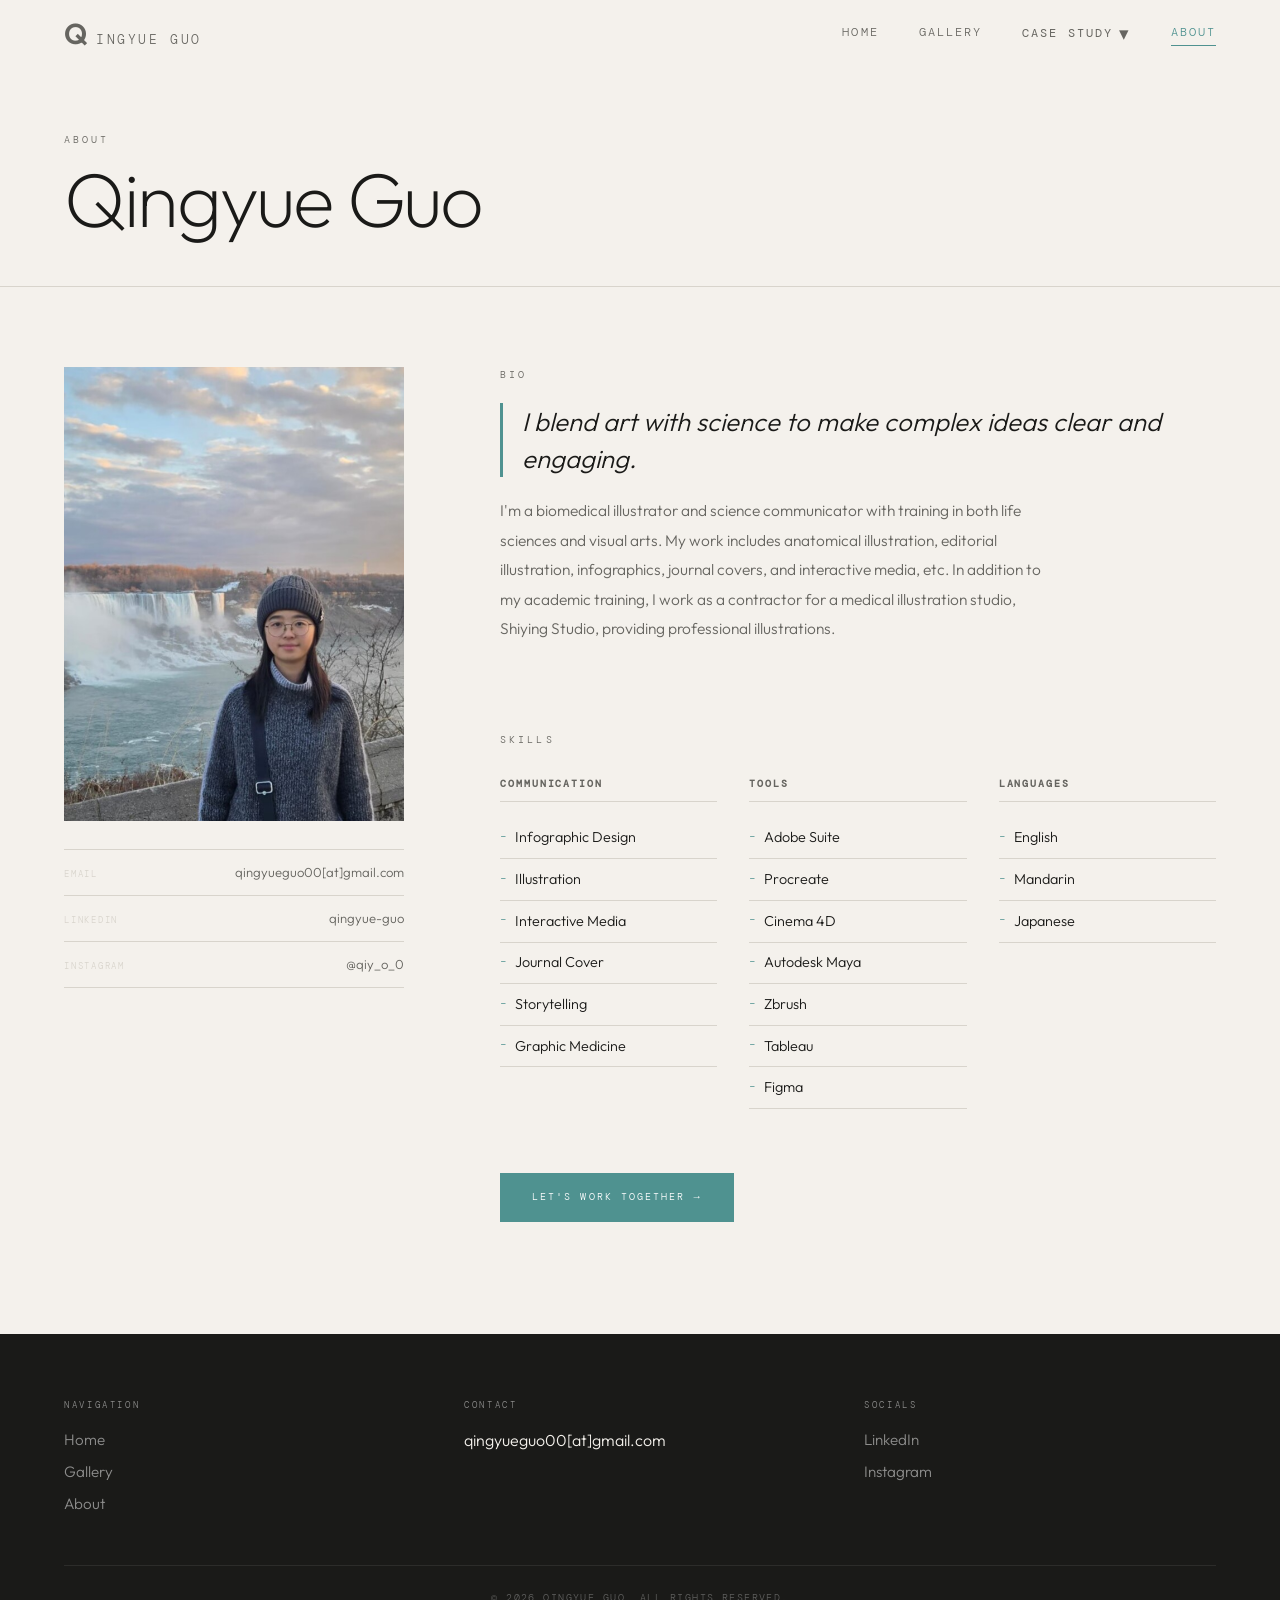
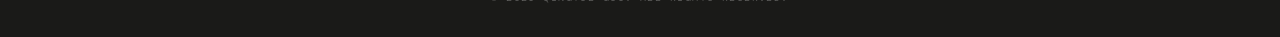
<file: pages/about.html>
<!DOCTYPE html>
<html lang="en">

<head>
    <meta charset="UTF-8" />
    <meta name="viewport" content="width=device-width, initial-scale=1.0" />
    <title>About — Qingyue Guo</title>
    <link rel="preconnect" href="https://fonts.googleapis.com">
    <link rel="preconnect" href="https://fonts.gstatic.com" crossorigin>
    <link
        href="https://fonts.googleapis.com/css2?family=Outfit:wght@200;300;400;500;600&family=DM+Mono:wght@300;400&display=swap"
        rel="stylesheet">
    <link rel="stylesheet" href="../style.css">
    <link rel="stylesheet" href="../about.css">
</head>

<body class="about-page">

    <!-- ══ NAV ══ -->
    <header id="site-header" class="scrolled">
        <div class="nav-logo">
            <a href="../index.html">Q</a>
            <span class="nav-name">ingyue Guo</span>
        </div>
        <nav class="nav-links">
            <a href="../index.html" class="nav-item">Home</a>
            <a href="gallery.html" class="nav-item">Gallery</a>
            <div class="nav-dropdown">
                <button class="nav-item dropdown-trigger" aria-expanded="false">
                    Case Study <span class="dropdown-arrow">▾</span>
                </button>
                <div class="dropdown-menu">
                    <a href="case1.html" class="dropdown-item">Neuroanatomical Portrait</a>
                    <a href="case2.html" class="dropdown-item">Infographic - Molvis</a>
                    <a href="case3.html" class="dropdown-item">Journal Cover</a>
                </div>
            </div>
            <a href="about.html" class="nav-item active">About</a>
        </nav>
        <button class="nav-toggle" aria-label="Toggle menu">
            <span></span><span></span>
        </button>
    </header>

    <!-- ══ PAGE HEADER ══ -->
    <section class="page-header">
        <div class="page-header-inner">
            <div class="section-label">About</div>
            <h1 class="page-title">Qingyue Guo</h1>
        </div>
    </section>

    <!-- ══ MAIN: 2-col layout ══ -->
    <section class="about-main">
        <div class="about-layout">

            <!-- LEFT: photo -->
            <div class="about-photo reveal">
                <div class="photo-frame">
                    <img src="../images/photo.png" alt="photo">
                </div>
                <!-- small contact block under photo -->
                <div class="photo-contact">
                    <p class="contact-line">
                        <span class="contact-label">Email</span>
                        <span>qingyueguo00[at]gmail.com</span>
                    </p>
                    <a href="https://www.linkedin.com/in/qingyue-guo" target="_blank" class="contact-line">
                        <span class="contact-label">LinkedIn</span>
                        <span>qingyue-guo</span>
                    </a>
                    <a href="https://www.instagram.com/qiy_o_0/" target="_blank" class="contact-line">
                        <span class="contact-label">Instagram</span>
                        <span>@qiy_o_0</span>
                    </a>
                </div>
            </div>

            <!-- RIGHT: text -->
            <div class="about-content">

                <!-- Bio -->
                <div class="about-block reveal">
                    <div class="section-label">Bio</div>
                    <p class="about-lead">
                        I blend art with science to make complex ideas clear and engaging.
                    </p>
                    <p class="about-body">
                        I'm a biomedical illustrator and science communicator with training in both life sciences and
                        visual arts. My work includes anatomical illustration, editorial illustration, infographics,
                        journal covers, and interactive media, etc. In addition to my academic training, I work as a contractor for a medical illustration studio,
                        Shiying Studio, providing professional illustrations.
                    </p>
                </div>

                <!-- Skills -->
                <div class="about-block reveal">
                    <div class="section-label">Skills</div>
                    <div class="skills-grid">
                        <div class="skill-group">
                            <h3 class="skill-group-title">Communication</h3>
                            <ul class="skill-list">
                                <li>Infographic Design</li>
                                <li>Illustration</li>
                                <li>Interactive Media</li>
                                <li>Journal Cover</li>
                                <li>Storytelling</li>
                                <li>Graphic Medicine</li>
                            </ul>
                        </div>
                        <div class="skill-group">
                            <h3 class="skill-group-title">Tools</h3>
                            <ul class="skill-list">
                                <li>Adobe Suite</li>
                                <li>Procreate</li>
                                <li>Cinema 4D</li>
                                <li>Autodesk Maya</li>
                                <li>Zbrush</li>
                                <li>Tableau</li>
                                <li>Figma</li>
                            </ul>
                        </div>
                        <div class="skill-group">
                            <h3 class="skill-group-title">Languages</h3>
                            <ul class="skill-list">
                                <li>English</li>
                                <li>Mandarin</li>
                                <li>Japanese</li>
                            </ul>
                        </div>
                    </div>
                </div>

                <!-- CTA -->
                <div class="about-block reveal">
                    <a href="mailto:qingyueguo00@gmail.com" class="about-cta">
                        Let's work together →
                    </a>
                </div>

            </div>
        </div>
    </section>

    <!-- ══ FOOTER ══ -->
    <footer class="site-footer">
        <div class="footer-inner">
            <div class="footer-col">
                <div class="footer-label">Navigation</div>
                <nav class="footer-nav">
                    <a href="../index.html">Home</a>
                    <a href="gallery.html">Gallery</a>
                    <a href="about.html">About</a>
                </nav>
            </div>
            <div class="footer-col">
                <div class="footer-label">Contact</div>
                <p>qingyueguo00[at]gmail.com</p>
            </div>
            <div class="footer-col">
                <div class="footer-label">Socials</div>
                <div class="footer-socials">
                    <a href="https://www.linkedin.com/in/qingyue-guo" target="_blank">LinkedIn</a>
                    <a href="https://www.instagram.com/qiy_o_0/" target="_blank">Instagram</a>
                </div>
            </div>
        </div>
        <div class="footer-bottom">
            <span>© 2026 Qingyue Guo. All Rights Reserved.</span>
        </div>
    </footer>

    <script src="../script.js"></script>
</body>

</html>
</file>
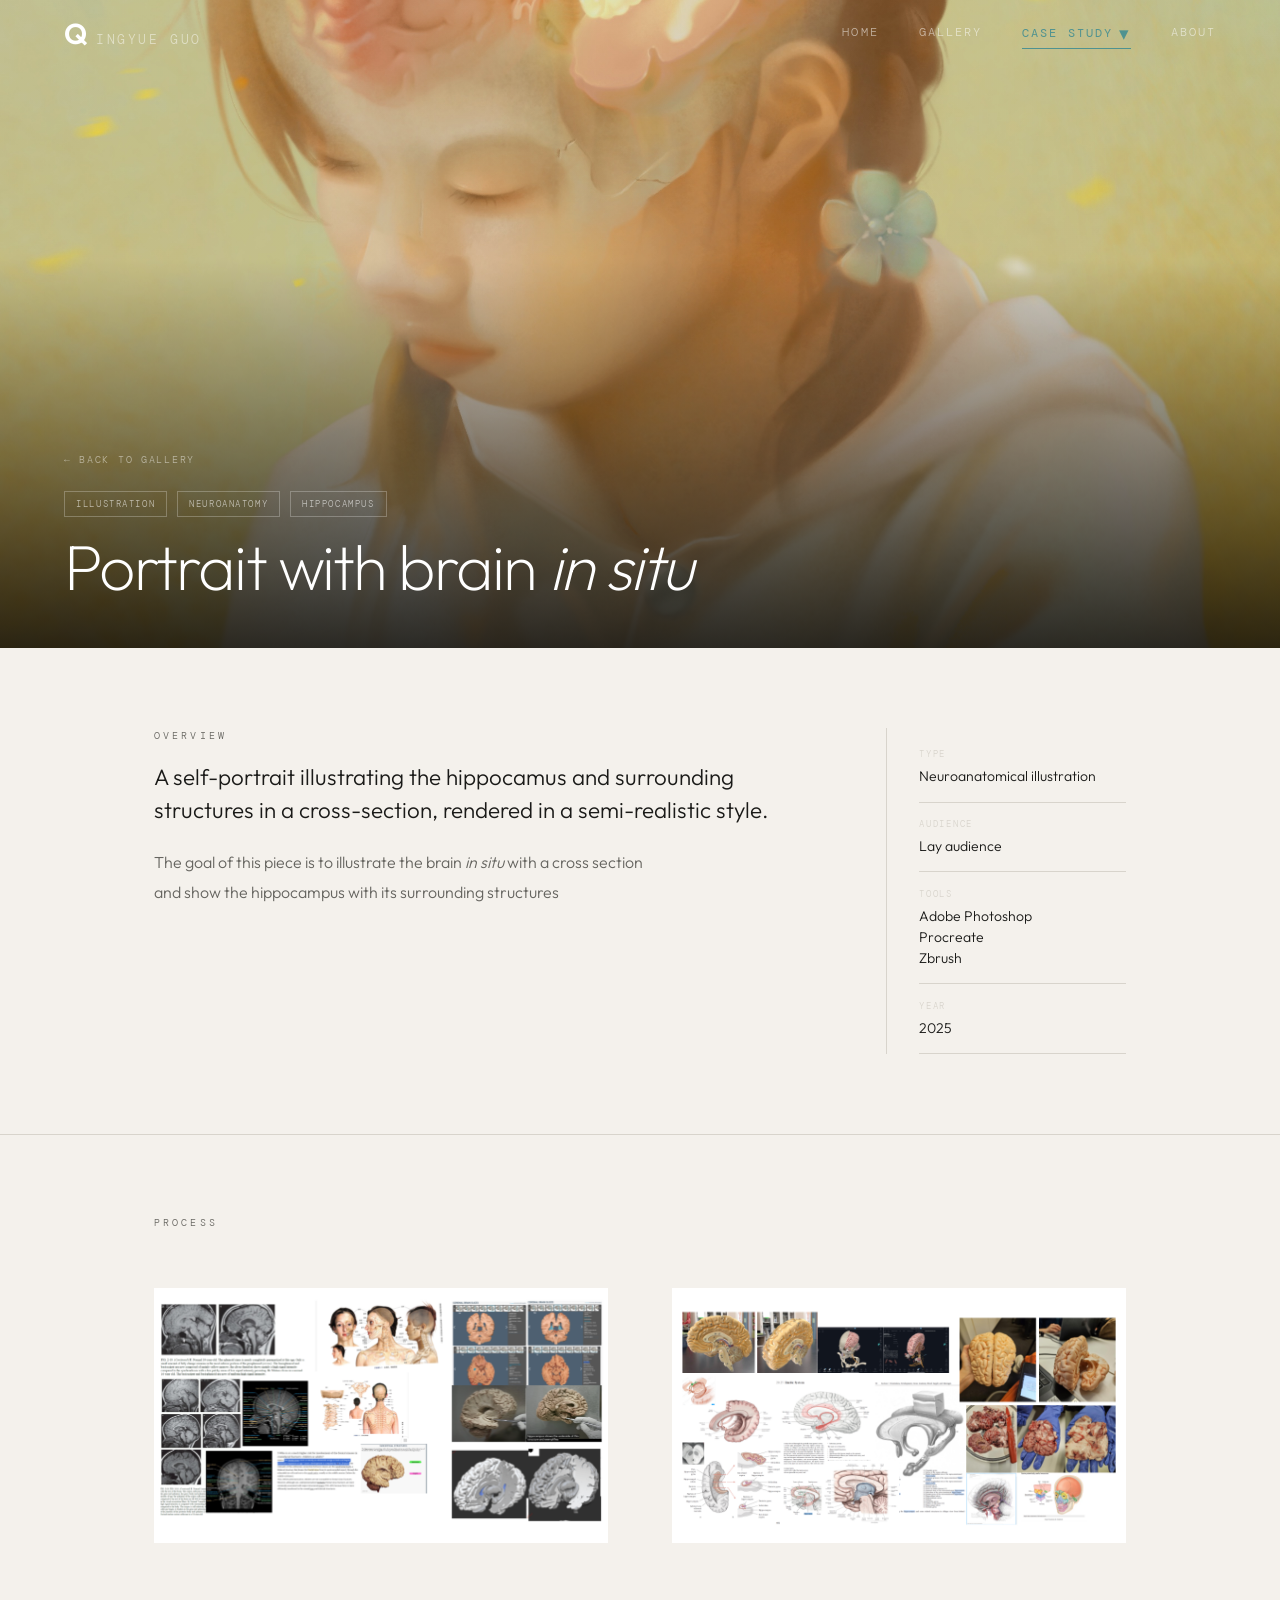
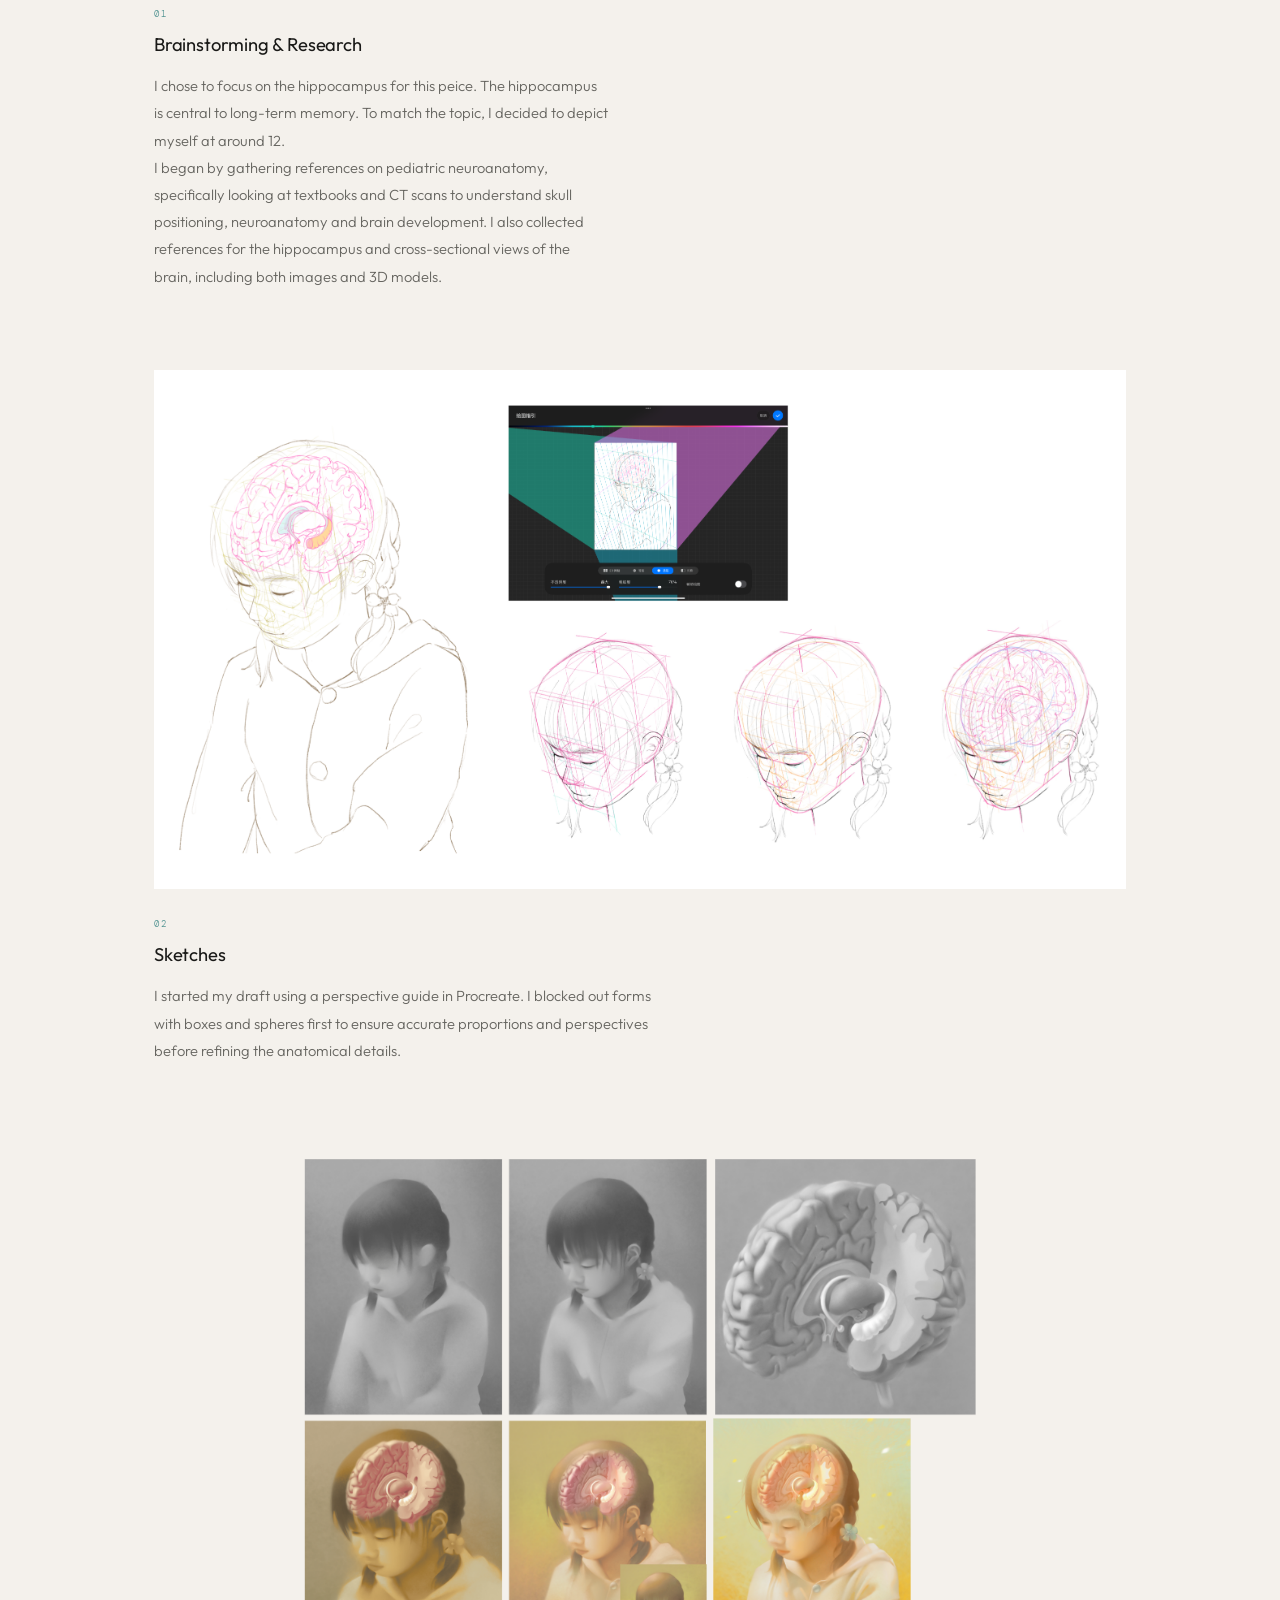
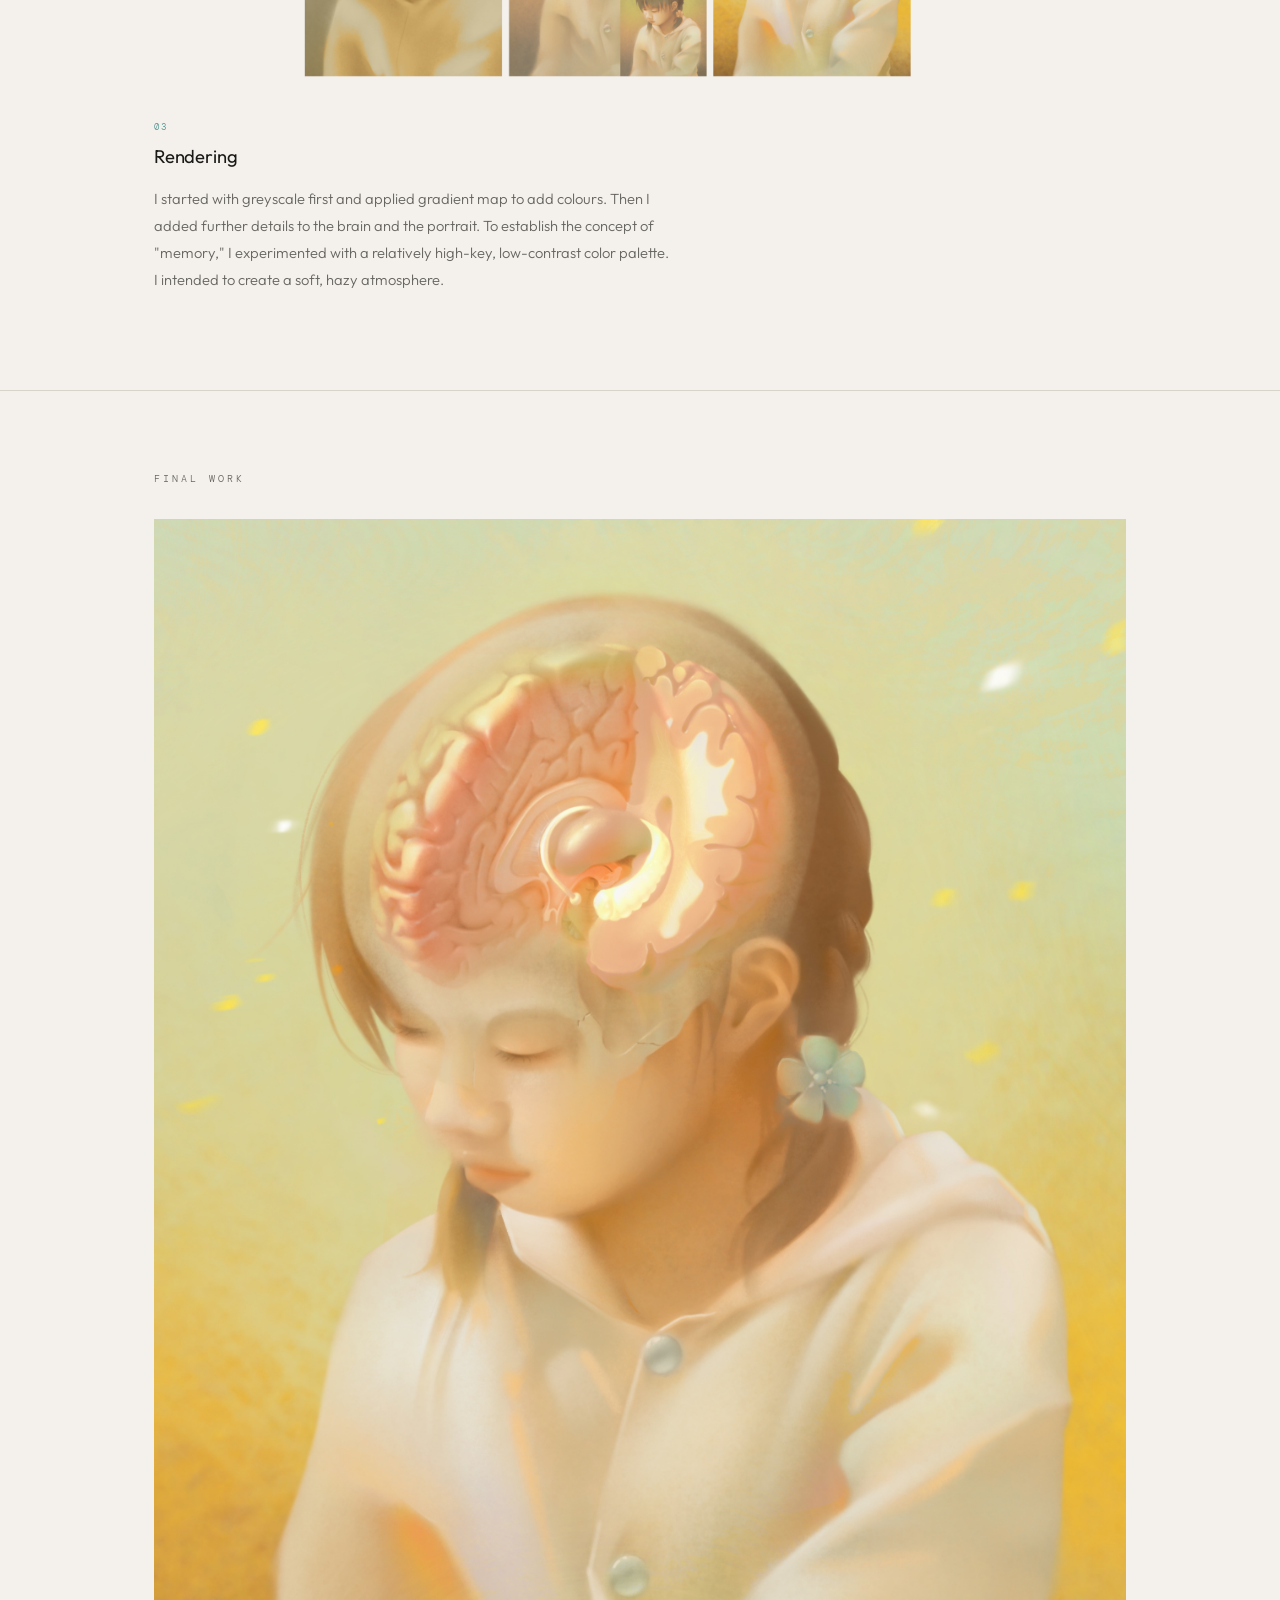
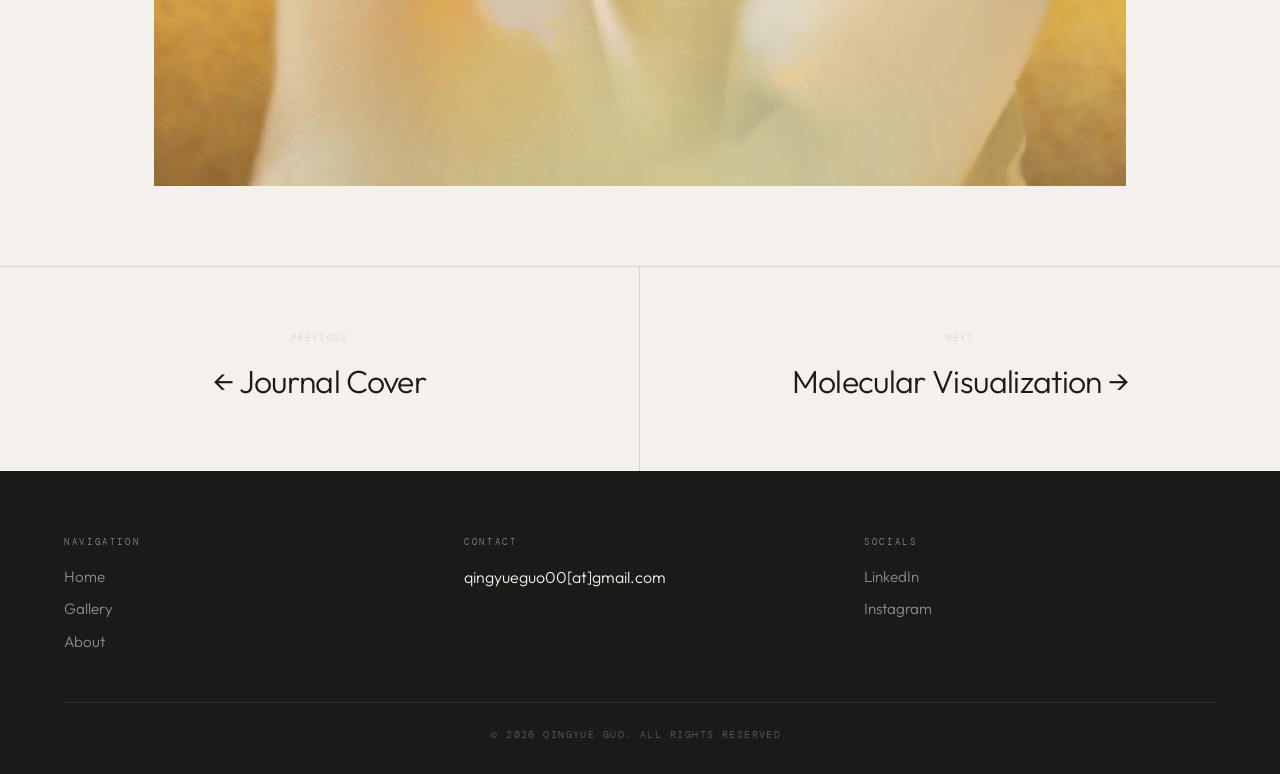
<file: pages/case1.html>
<!DOCTYPE html>
<html lang="en">

<head>
  <meta charset="UTF-8" />
  <meta name="viewport" content="width=device-width, initial-scale=1.0" />
  <title>Case Study — Qingyue Guo</title>
  <link rel="preconnect" href="https://fonts.googleapis.com">
  <link rel="preconnect" href="https://fonts.gstatic.com" crossorigin>
  <link
    href="https://fonts.googleapis.com/css2?family=Outfit:wght@200;300;400;500;600&family=DM+Mono:wght@300;400&display=swap"
    rel="stylesheet">
  <link rel="stylesheet" href="../style.css">
  <link rel="stylesheet" href="../casestudy.css">
</head>

<body class="casestudy-page">

  <!-- ══ NAV ══ -->
  <header id="site-header" class="scrolled">
    <div class="nav-logo">
      <a href="../index.html">Q</a>
      <span class="nav-name">ingyue Guo</span>
    </div>
    <nav class="nav-links">
      <a href="../index.html" class="nav-item">Home</a>
      <a href="gallery.html" class="nav-item">Gallery</a>
      <div class="nav-dropdown">
        <button class="nav-item dropdown-trigger active" aria-expanded="false">
          Case Study <span class="dropdown-arrow">▾</span>
        </button>
        <div class="dropdown-menu">
          <a href="case1.html" class="dropdown-item">Neuroanatomical Portrait</a>
          <a href="case2.html" class="dropdown-item">Infographic - Molvis</a>
          <a href="case3.html" class="dropdown-item">Journal Cover</a>
        </div>
      </div>
      <a href="about.html" class="nav-item">About</a>
    </nav>
    <button class="nav-toggle" aria-label="Toggle menu">
      <span></span><span></span>
    </button>
  </header>

  <!-- ══ PROJECT HERO ══ -->
  <section class="cs-hero">
    <!--
      Option A: full-width final artwork as hero background
    -->
    <div class="cs-hero-image">
      <img src="../images/Portrait/portrait.png" alt="final">
      <div class="cs-hero-overlay"></div>
    </div>
    <div class="cs-hero-content">
      <a href="gallery.html" class="cs-back">← Back to Gallery</a>
      <div class="cs-meta-row">
        <span class="cs-tag">Illustration</span>
        <span class="cs-tag">Neuroanatomy</span>
        <span class="cs-tag">Hippocampus</span>
      </div>
      <h1 class="cs-title">Portrait with brain <i>in situ</i></h1>
    </div>
  </section>

  <!-- ══ PROJECT OVERVIEW ══ -->
  <section class="cs-section cs-overview">
    <div class="cs-container">
      <div class="cs-overview-grid reveal">
        <div class="cs-overview-main">
          <div class="section-label">Overview</div>
          <p class="cs-lead">
            A self-portrait illustrating the hippocamus and surrounding structures in a cross-section, rendered in a
            semi-realistic style.
          </p>
          <p class="about-body">
            The goal of this piece is to illustrate the brain <i>in situ</i> with a cross section and show the
            hippocampus with
            its surrounding structures

          </p>
        </div>
        <div class="cs-overview-aside">
          <div class="cs-detail">
            <span class="cs-detail-label">Type</span>
            <span class="cs-detail-value">Neuroanatomical illustration</span>
          </div>
          <div class="cs-detail">
            <span class="cs-detail-label">Audience</span>
            <span class="cs-detail-value">Lay audience</span>
          </div>
          <div class="cs-detail">
            <span class="cs-detail-label">Tools</span>
            <span class="cs-detail-value">Adobe Photoshop<br>Procreate<br>Zbrush</span>
          </div>
          <div class="cs-detail">
            <span class="cs-detail-label">Year</span>
            <span class="cs-detail-value">2025</span>
          </div>
        </div>
      </div>
    </div>
  </section>

  <!-- ══ PROCESS ══ -->
  <section class="cs-section cs-process">
    <div class="cs-container">
      <div class="section-label reveal">Process</div>

      <!-- Step 1: left text, 2 images -->
      <div class="cs-step cs-step--split reveal">
        <div class="cs-step-image">
          <img src="../images/Portrait/portrait_reference1.png" alt="reference1">
        </div>
        <div class="cs-step-image">
          <img src="../images/Portrait/portrait_reference2.png" alt="reference2">
        </div>
        <div class="cs-step-text">
          <span class="cs-step-num">01</span>
          <h3 class="cs-step-title">Brainstorming & Research</h3>
          <p class="cs-step-body">
            I chose to focus on the hippocampus for this peice. The hippocampus is central to long-term memory. To match
            the topic, I decided to depict myself at around 12.
          </p>
          <p class="cs-step-body">
            I began by gathering references on pediatric neuroanatomy, specifically looking at textbooks and CT scans to
            understand skull positioning, neuroanatomy and brain development. I also collected references for the
            hippocampus and cross-sectional views of the brain, including both images and 3D models.
          </p>
        </div>
      </div>

      <!-- Step 2: full width image -->
      <div class="cs-step cs-step--full reveal">
        <div class="cs-step-image">
          <img src="../images/Portrait/process1.png" alt="sketches">
        </div>
        <div class="cs-step-caption">
          <span class="cs-step-num">02</span>
          <h3 class="cs-step-title">Sketches</h3>
          <p class="cs-step-body">
            I started my draft using a perspective guide in Procreate. I blocked out forms with boxes and spheres first
            to ensure accurate proportions and perspectives before refining the anatomical details.
          </p>
        </div>
      </div>

      <!-- Step 3: full width image -->
      <div class="cs-step cs-step--full reveal">
        <div class="cs-step-image">
          <img src="../images/Portrait/process2.png" alt="Rendering">
        </div>
        <div class="cs-step-caption">
          <span class="cs-step-num">03</span>
          <h3 class="cs-step-title">Rendering</h3>
          <p class="cs-step-body">
            I started with greyscale first and applied gradient
            map to add colours. Then I added further details to the brain and the portrait. To establish the concept of
            "memory," I experimented with a relatively high-key, low-contrast color
            palette. I intended to create a soft, hazy atmosphere.
          </p>
        </div>
      </div>
    </div>
  </section>

  <!-- ══ FINAL ARTWORK ══ -->
  <section class="cs-section cs-final">
    <div class="cs-container">
      <div class="section-label reveal">Final Work</div>
      <div class="cs-final-image reveal">
        <img src="../images/Portrait/portrait.png" alt="Final">
      </div>
    </div>
  </section>

  <!-- ══ NEXT PROJECT ══ -->
  <section class="cs-next reveal">
  <a href="case3.html" class="cs-next-inner cs-prev-inner">
    <span class="cs-next-label">Previous</span>
    <span class="cs-next-title">← Journal Cover</span>
  </a>
  <a href="case2.html" class="cs-next-inner">
    <span class="cs-next-label">Next</span>
    <span class="cs-next-title">Molecular Visualization →</span>
  </a>
</section>

  <!-- ══ FOOTER ══ -->
  <footer class="site-footer">
    <div class="footer-inner">
      <div class="footer-col">
        <div class="footer-label">Navigation</div>
        <nav class="footer-nav">
          <a href="../index.html">Home</a>
          <a href="gallery.html">Gallery</a>
          <a href="about.html">About</a>
        </nav>
      </div>
      <div class="footer-col">
        <div class="footer-label">Contact</div>
        <p>qingyueguo00[at]gmail.com</p>
      </div>
      <div class="footer-col">
        <div class="footer-label">Socials</div>
        <div class="footer-socials">
          <a href="https://www.linkedin.com/in/qingyue-guo" target="_blank">LinkedIn</a>
          <a href="https://www.instagram.com/qiy_o_0/" target="_blank">Instagram</a>
        </div>
      </div>
    </div>
    <div class="footer-bottom">
      <span>© 2026 Qingyue Guo. All Rights Reserved.</span>
    </div>
  </footer>

  <script src="../script.js"></script>
</body>

</html>
</file>
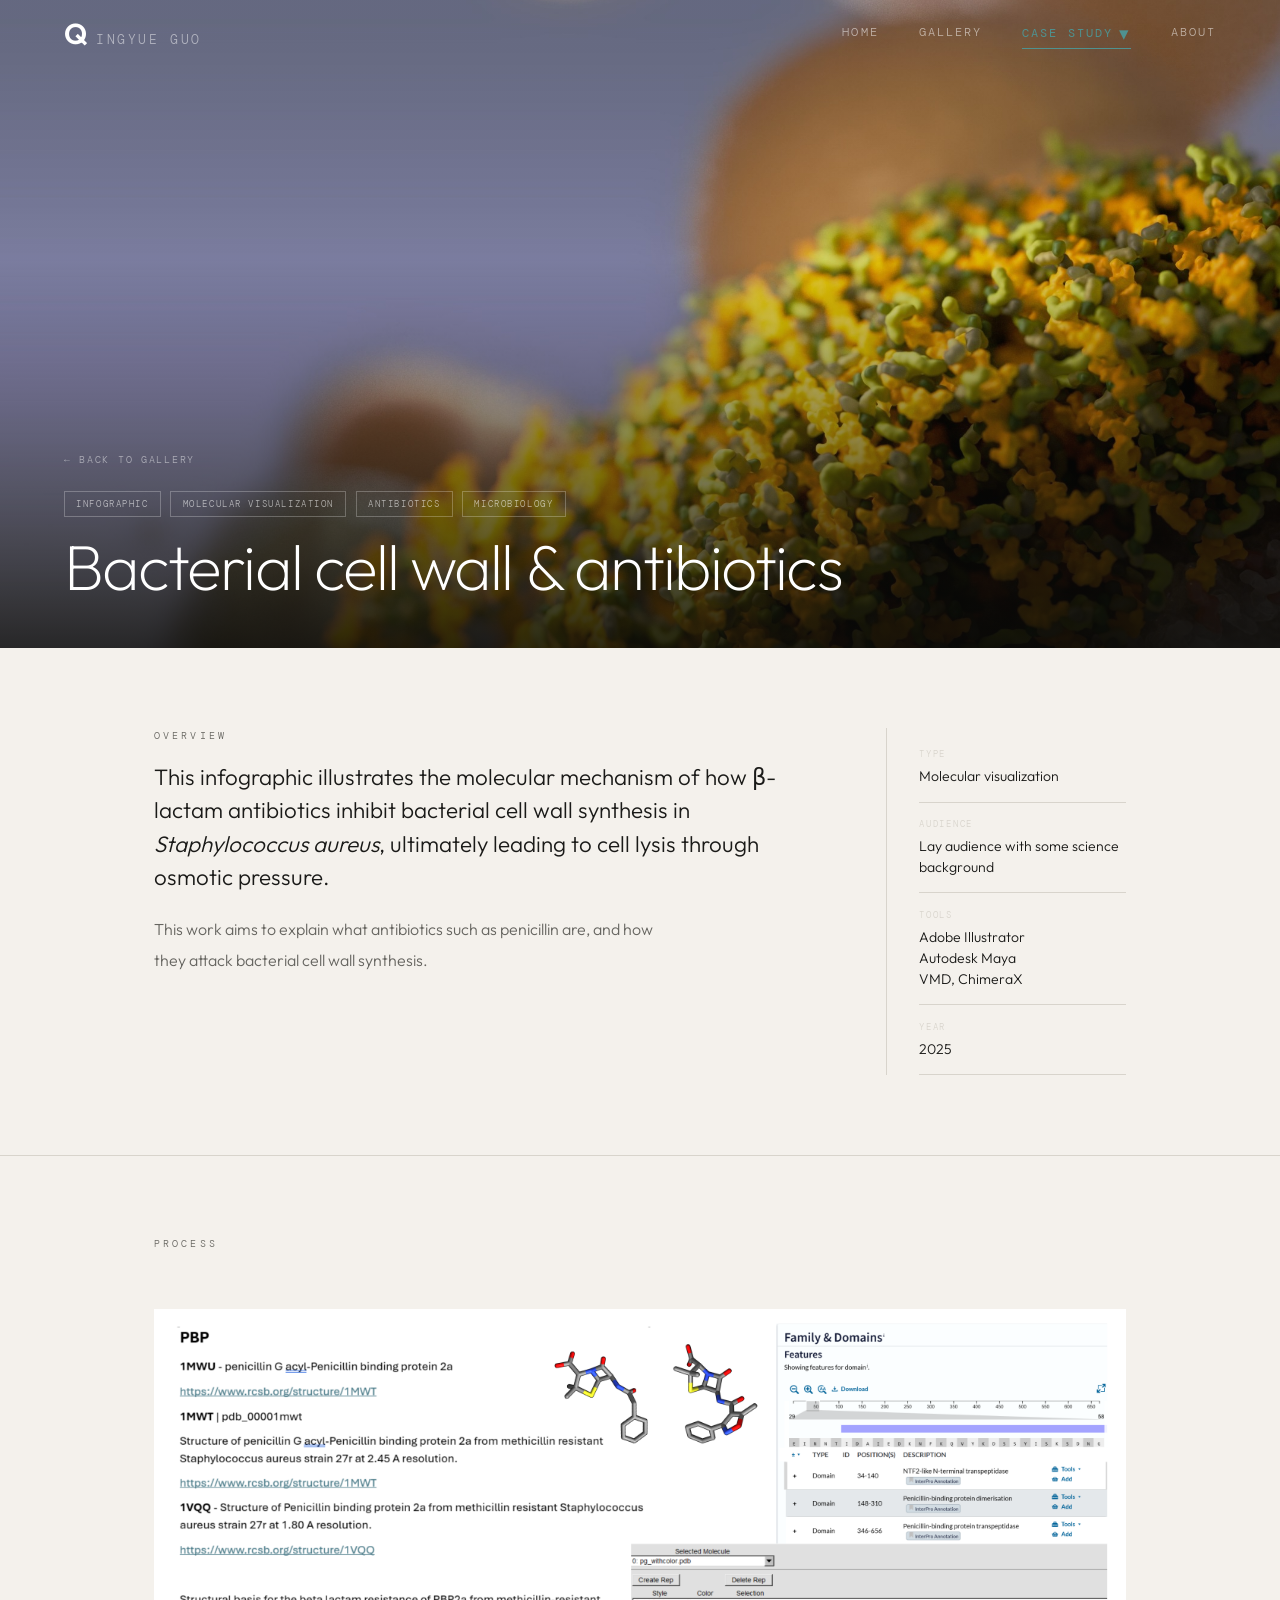
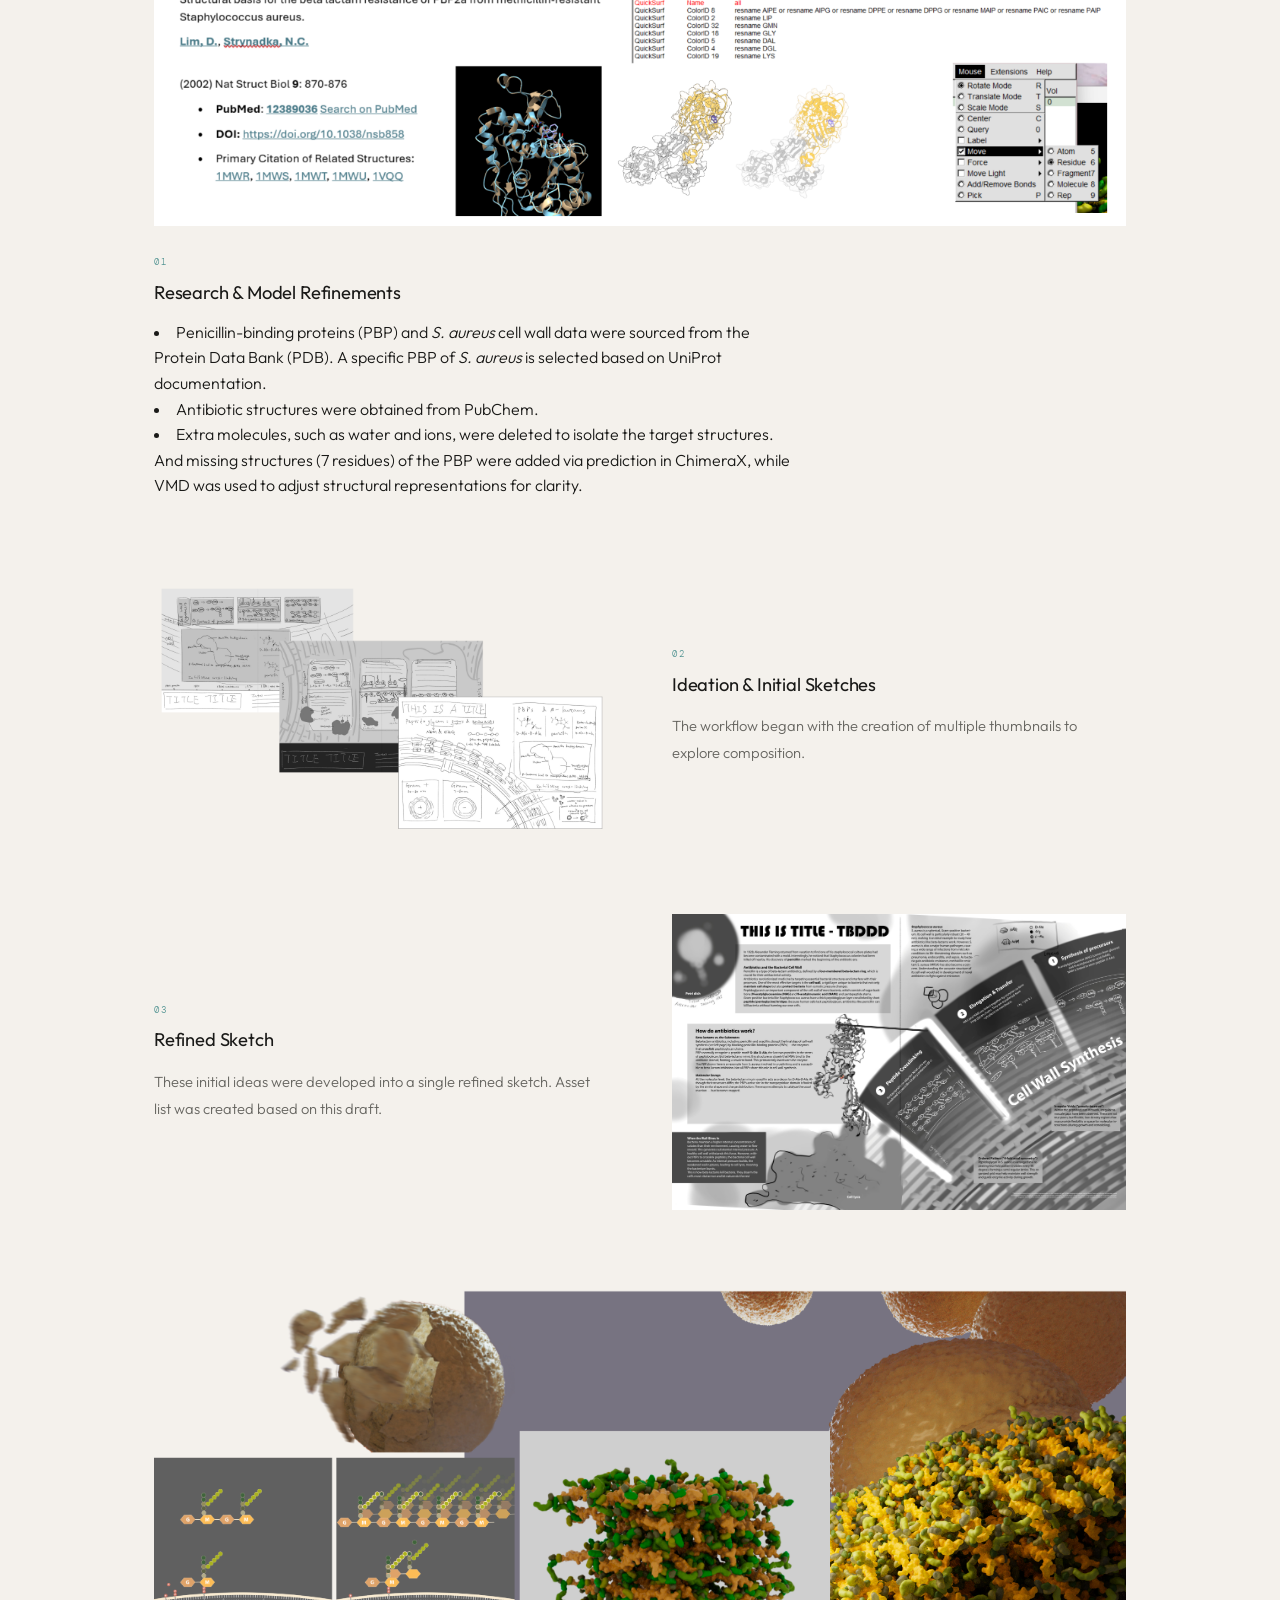
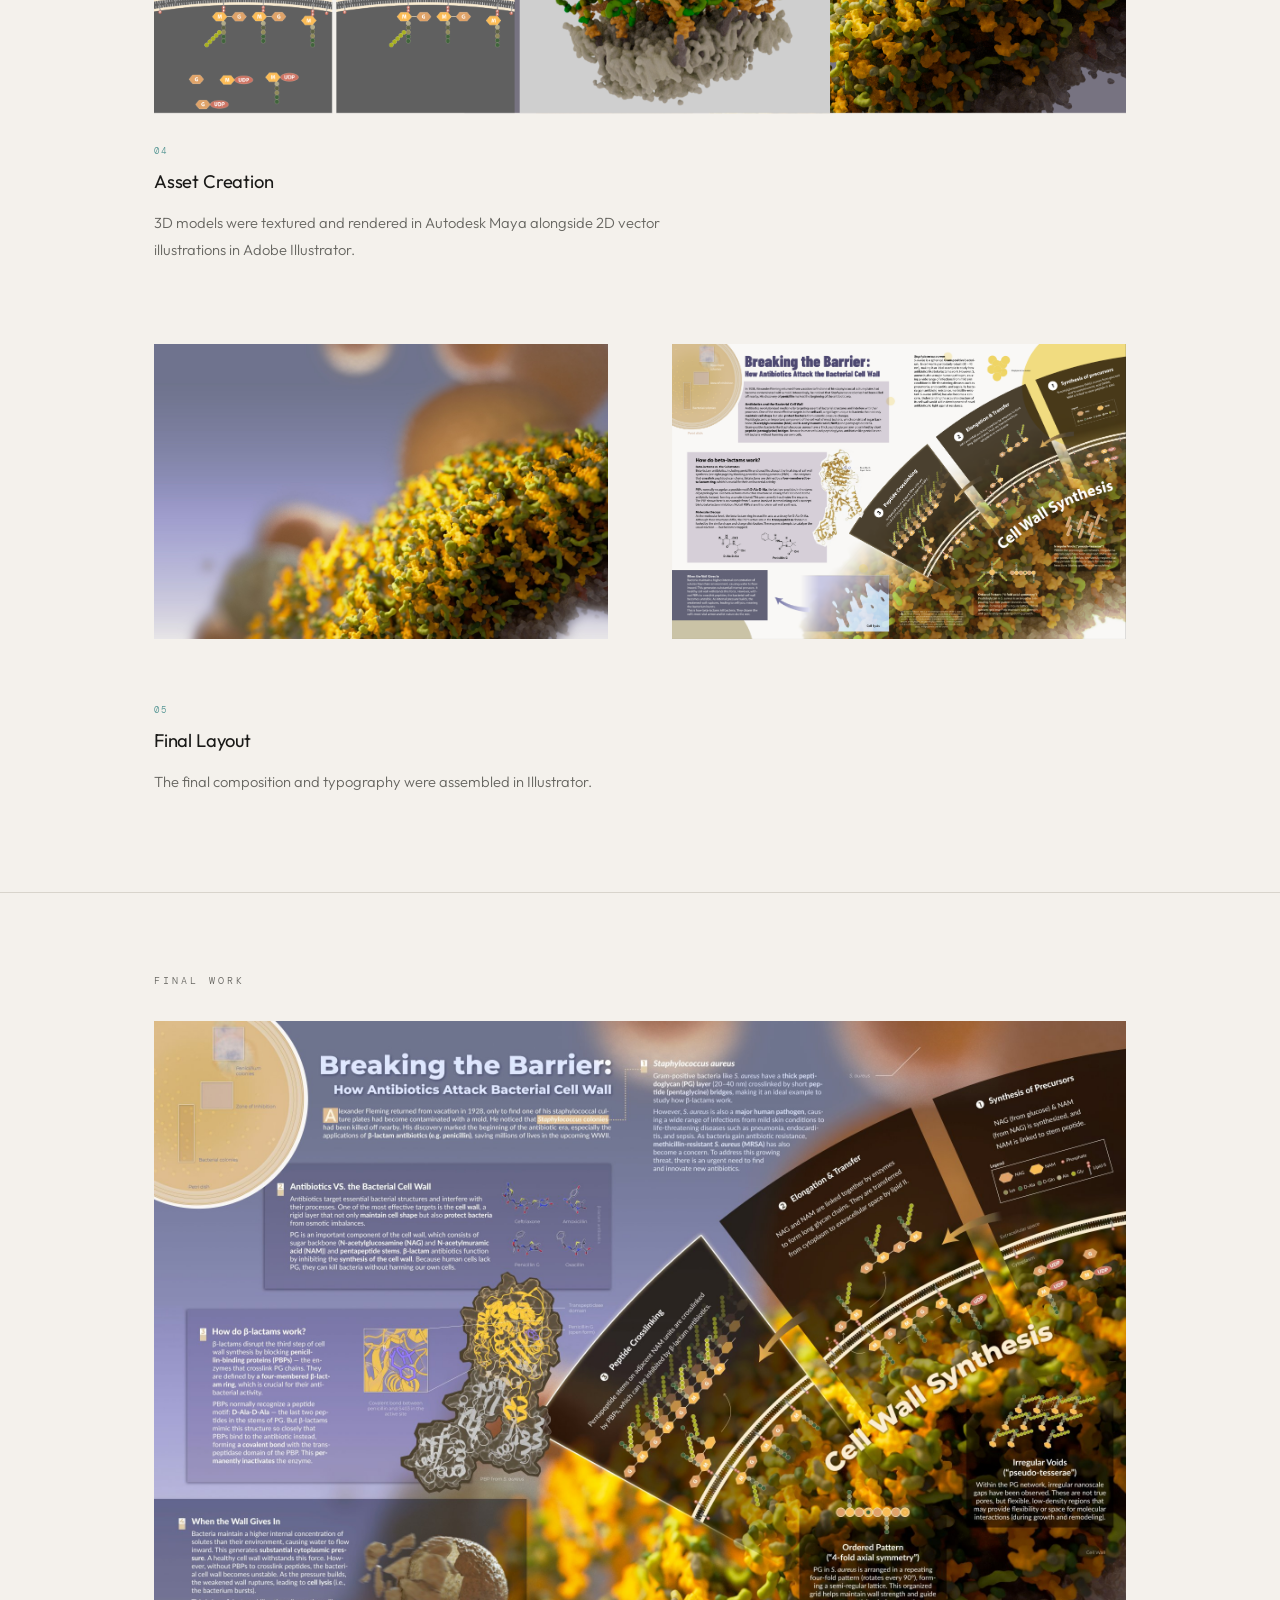
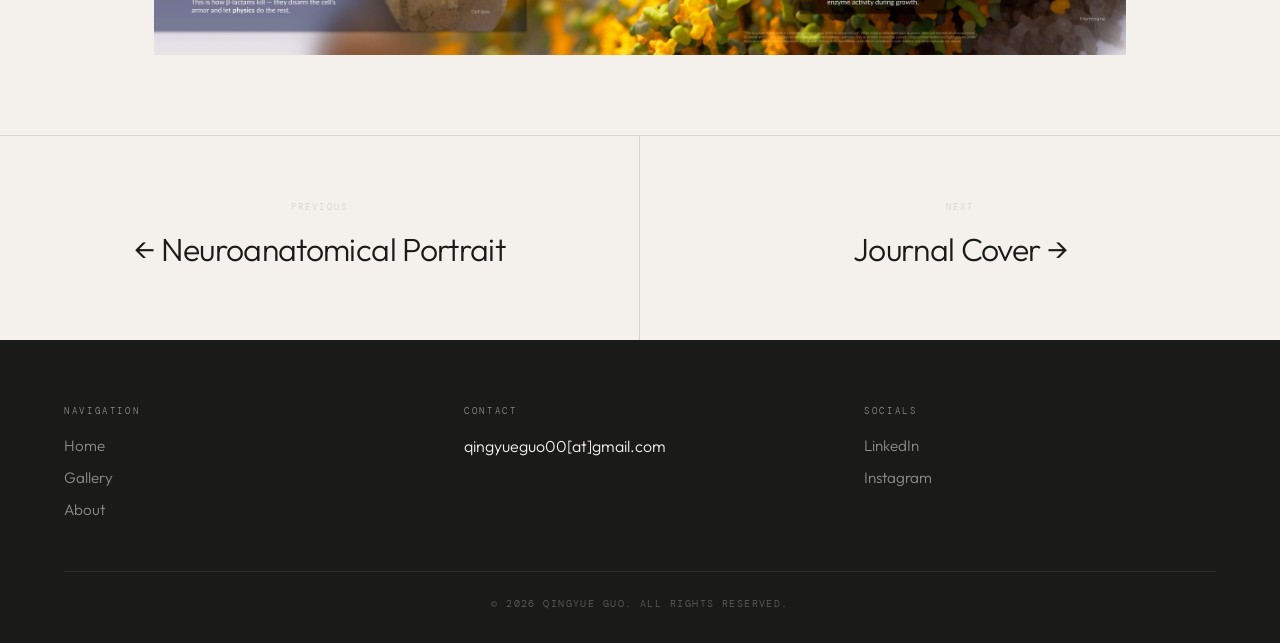
<file: pages/case2.html>
<!DOCTYPE html>
<html lang="en">

<head>
  <meta charset="UTF-8" />
  <meta name="viewport" content="width=device-width, initial-scale=1.0" />
  <title>Case Study — Qingyue Guo</title>
  <link rel="preconnect" href="https://fonts.googleapis.com">
  <link rel="preconnect" href="https://fonts.gstatic.com" crossorigin>
  <link
    href="https://fonts.googleapis.com/css2?family=Outfit:wght@200;300;400;500;600&family=DM+Mono:wght@300;400&display=swap"
    rel="stylesheet">
  <link rel="stylesheet" href="../style.css">
  <link rel="stylesheet" href="../casestudy.css">
</head>

<body class="casestudy-page">

  <!-- ══ NAV ══ -->
  <header id="site-header" class="scrolled">
    <div class="nav-logo">
      <a href="../index.html">Q</a>
      <span class="nav-name">ingyue Guo</span>
    </div>
    <nav class="nav-links">
      <a href="../index.html" class="nav-item">Home</a>
      <a href="gallery.html" class="nav-item">Gallery</a>
      <div class="nav-dropdown">
        <button class="nav-item dropdown-trigger active" aria-expanded="false">
          Case Study <span class="dropdown-arrow">▾</span>
        </button>
        <div class="dropdown-menu">
          <a href="case1.html" class="dropdown-item">Neuroanatomical Portrait</a>
          <a href="case2.html" class="dropdown-item">Infographic - Molvis</a>
          <a href="case3.html" class="dropdown-item">Journal Cover</a>
        </div>
      </div>
      <a href="about.html" class="nav-item">About</a>
    </nav>
    <button class="nav-toggle" aria-label="Toggle menu">
      <span></span><span></span>
    </button>
  </header>

  <!-- ══ PROJECT HERO ══ -->
  <section class="cs-hero">
    <!--
      Option A: full-width final artwork as hero background
    -->
    <div class="cs-hero-image">
      <img src="../images/Molviz/render_scene.jpg" alt="final">
      <div class="cs-hero-overlay"></div>
    </div>
    <div class="cs-hero-content">
      <a href="gallery.html" class="cs-back">← Back to Gallery</a>
      <div class="cs-meta-row">
        <span class="cs-tag">Infographic</span>
        <span class="cs-tag">Molecular visualization</span>
        <span class="cs-tag">Antibiotics</span>
        <span class="cs-tag">Microbiology</span>
      </div>
      <h1 class="cs-title">Bacterial cell wall & antibiotics</h1>
    </div>
  </section>

  <!-- ══ PROJECT OVERVIEW ══ -->
  <section class="cs-section cs-overview">
    <div class="cs-container">
      <div class="cs-overview-grid reveal">
        <div class="cs-overview-main">
          <div class="section-label">Overview</div>
          <p class="cs-lead">
            This infographic illustrates the molecular mechanism of how &beta;-lactam antibiotics inhibit
            bacterial cell wall synthesis in <i>Staphylococcus aureus</i>, ultimately leading to cell lysis through
            osmotic
            pressure.
          </p>
          <p class="about-body">
            This work aims to explain what antibiotics such as penicillin are, and how they attack bacterial cell wall
            synthesis.

          </p>
        </div>
        <div class="cs-overview-aside">
          <div class="cs-detail">
            <span class="cs-detail-label">Type</span>
            <span class="cs-detail-value">Molecular visualization</span>
          </div>
          <div class="cs-detail">
            <span class="cs-detail-label">Audience</span>
            <span class="cs-detail-value">Lay audience with some science background</span>
          </div>
          <div class="cs-detail">
            <span class="cs-detail-label">Tools</span>
            <span class="cs-detail-value">Adobe Illustrator<br>Autodesk Maya<br>VMD, ChimeraX</span>
          </div>
          <div class="cs-detail">
            <span class="cs-detail-label">Year</span>
            <span class="cs-detail-value">2025</span>
          </div>
        </div>
      </div>
    </div>
  </section>

  <!-- ══ PROCESS ══ -->
  <section class="cs-section cs-process">
    <div class="cs-container">
      <div class="section-label reveal">Process</div>

      <!-- Step 1: left text, 2 images -->
      <div class="cs-step cs-step--full reveal">
        <div class="cs-step-image">
          <img src="../images/Molviz/process1.png" alt="References">
        </div>
        <div class="cs-step-caption">
          <span class="cs-step-num">01</span>
          <h3 class="cs-step-title">Research & Model Refinements</h3>
          <p class="cs-step-body">
            <li>Penicillin-binding proteins (PBP) and <i>S. aureus</i> cell wall data were sourced from the Protein Data
              Bank (PDB). A specific PBP of <i>S. aureus</i> is selected based on UniProt documentation.</li>
            <li>Antibiotic structures were obtained from PubChem.</li>
            <li>Extra molecules, such as water and ions, were deleted to isolate the target structures. And missing structures (7
              residues) of the PBP were added via prediction in ChimeraX, while VMD was used to adjust
              structural representations for clarity.</li>
          </p>
        </div>
      </div>

      <!-- Step 2: full width image -->
      <div class="cs-step cs-step--split reveal">
        <div class="cs-step-image">
          <img src="../images/Molviz/process2.png" alt="Sketch">
        </div>
        <div class="cs-step-text">
          <span class="cs-step-num">02</span>
          <h3 class="cs-step-title">Ideation & Initial Sketches</h3>
          <p class="cs-step-body">
            The workflow began with the creation of multiple thumbnails to explore composition.
          </p>
        </div>
      </div>

      <!-- Step 3: right text, left image -->
      <div class="cs-step cs-step--split cs-step--reverse reveal">
        <div class="cs-step-image">
          <img src="../images/Molviz/process3.jpg" alt="RefinedSketch">
          </div>
        <div class="cs-step-text">
          <span class="cs-step-num">03</span>
          <h3 class="cs-step-title">Refined Sketch</h3>
          <p class="cs-step-body">
            These initial ideas were developed into a single refined sketch. Asset list was created based on this draft.
          </p>
        </div>
      </div>

      <!-- Step 4: full width image -->
      <div class="cs-step cs-step--full reveal">
        <div class="cs-step-image">
          <img src="../images/Molviz/process4.png" alt="Assets">
        </div>
        <div class="cs-step-caption">
          <span class="cs-step-num">04</span>
          <h3 class="cs-step-title">Asset Creation</h3>
          <p class="cs-step-body">
            3D models were textured and rendered in Autodesk Maya alongside 2D vector illustrations in Adobe
            Illustrator.
          </p>
        </div>
      </div>

      <!-- Step 5: left text, right image -->
      <div class="cs-step cs-step--split reveal">
        <div class="cs-step-image">
          <img src="../images/Molviz/render_scene.jpg" alt="Layout">
        </div>
        <div class="cs-step-image">
          <img src="../images/Molviz/layout.png" alt="Layout">
        </div>
        <div class="cs-step-text">
          <span class="cs-step-num">05</span>
          <h3 class="cs-step-title">Final Layout</h3>
          <p class="cs-step-body">
            The final composition and typography were assembled in Illustrator.
          </p>
        </div>
      </div>

    </div>
  </section>

  <!-- ══ FINAL ARTWORK ══ -->
  <section class="cs-section cs-final">
    <div class="cs-container">
      <div class="section-label reveal">Final Work</div>
      <div class="cs-final-image reveal">
        <img src="../images/Molviz/molviz.jpg" alt="final">
      </div>
    </div>
  </section>

  <!-- ══ NEXT PROJECT ══ -->
  <section class="cs-next reveal">
    <a href="case1.html" class="cs-next-inner cs-prev-inner">
      <span class="cs-next-label">Previous</span>
      <span class="cs-next-title">← Neuroanatomical Portrait</span>
    </a>
    <a href="case3.html" class="cs-next-inner">
      <span class="cs-next-label">Next</span>
      <span class="cs-next-title">Journal Cover →</span>
    </a>
  </section>

  <!-- ══ FOOTER ══ -->
  <footer class="site-footer">
    <div class="footer-inner">
      <div class="footer-col">
        <div class="footer-label">Navigation</div>
        <nav class="footer-nav">
          <a href="../index.html">Home</a>
          <a href="gallery.html">Gallery</a>
          <a href="about.html">About</a>
        </nav>
      </div>
      <div class="footer-col">
        <div class="footer-label">Contact</div>
        <p>qingyueguo00[at]gmail.com</p>
      </div>
      <div class="footer-col">
        <div class="footer-label">Socials</div>
        <div class="footer-socials">
          <a href="https://www.linkedin.com/in/qingyue-guo" target="_blank">LinkedIn</a>
          <a href="https://www.instagram.com/qiy_o_0/" target="_blank">Instagram</a>
        </div>
      </div>
    </div>
    <div class="footer-bottom">
      <span>© 2026 Qingyue Guo. All Rights Reserved.</span>
    </div>
  </footer>

  <script src="../script.js"></script>
</body>

</html>
</file>
<file: style.css>
/* ═══════════════════════════════════════════
   QINGYUE GUO — PORTFOLIO
   Font:   Outfit (sans-serif) + DM Mono
   Accent: #4f9290 (teal)
═══════════════════════════════════════════ */

/* ── RESET ── */
*,
*::before,
*::after {
  margin: 0;
  padding: 0;
  box-sizing: border-box;
}

:root {
  --paper: #F4F1EC;
  --ink: #1A1A18;
  --ink-mid: #666560;
  --ink-faint: #D8D4CC;
  --accent: #4f9290;
  --accent-dim: rgba(79, 146, 144, 0.15);

  --font-body: 'Outfit', system-ui, sans-serif;
  --font-mono: 'DM Mono', 'Courier New', monospace;

  --header-h: 68px;
  --ease: cubic-bezier(0.25, 0.46, 0.45, 0.94);
}

html {
  scroll-behavior: smooth;
}

body {
  background: var(--paper);
  color: var(--ink);
  font-family: var(--font-body);
  font-weight: 300;
  line-height: 1.6;
  overflow-x: hidden;
}

a {
  color: inherit;
  text-decoration: none;
}

img {
  display: block;
  width: 100%;
  height: 100%;
  object-fit: cover;
}

/* ──────────────────────────────────────────
   HEADER / NAV
────────────────────────────────────────── */
#site-header {
  position: fixed;
  top: 0;
  left: 0;
  right: 0;
  z-index: 100;
  height: var(--header-h);
  display: flex;
  align-items: center;
  justify-content: space-between;
  padding: 0 4rem;
  transition: background 0.45s var(--ease), backdrop-filter 0.45s var(--ease), border-color 0.45s;
  border-bottom: 1px solid transparent;
}

#site-header.scrolled {
  background: rgba(244, 241, 236, 0.9);
  backdrop-filter: blur(14px);
  -webkit-backdrop-filter: blur(14px);
  border-bottom-color: var(--ink-faint);
}

/* Logo */
.nav-logo {
  display: flex;
  align-items: baseline;
  gap: 0.55rem;
}

.nav-logo a {
  font-family: var(--font-body);
  font-size: 1.8rem;
  font-weight: 600;
  letter-spacing: -0.02em;
  color: #fff;
  transition: color 0.4s;
}

#site-header.scrolled .nav-logo a {
  color: var(--ink);
}

.nav-name {
  font-family: var(--font-mono);
  font-size: 0.8rem;
  letter-spacing: 0.2em;
  text-transform: uppercase;
  color: rgba(255, 255, 255, 0.5);
  transition: color 0.4s;
}

#site-header.scrolled .nav-name {
  color: var(--ink-mid);
}

/* Nav links */
.nav-links {
  display: flex;
  align-items: center;
  gap: 2.5rem;
}

/* ── 3 NAV STATES ── */

/* Default: visible but subdued */
.nav-item {
  font-family: var(--font-mono);
  font-size: 0.72rem;
  letter-spacing: 0.18em;
  text-transform: uppercase;
  color: rgba(255, 255, 255, 0.55);
  background: none;
  border: none;
  cursor: pointer;
  padding: 0;
  display: flex;
  align-items: center;
  gap: 0.35rem;
  position: relative;
  transition: color 0.25s;
}

/* Hover: white + underline in accent color */
.nav-item:hover {
  color: #fff;
}

.nav-item::after {
  content: '';
  position: absolute;
  bottom: -3px;
  left: 0;
  right: 0;
  height: 1px;
  background: var(--accent);
  transform: scaleX(0);
  transform-origin: left;
  transition: transform 0.25s var(--ease);
}

.nav-item:hover::after {
  transform: scaleX(1);
}

/* Active (current page): accent color + permanent underline */
.nav-item.active {
  color: var(--accent);
}

.nav-item.active::after {
  transform: scaleX(1);
}

/* -- Scrolled versions of the 3 states -- */
#site-header.scrolled .nav-item {
  color: var(--ink-mid);
}

#site-header.scrolled .nav-item:hover {
  color: var(--ink);
}

#site-header.scrolled .nav-item.active {
  color: var(--accent);
}

/* Dropdown arrow */
.dropdown-arrow {
  font-size: 1.2rem;
  transition: transform 0.3s var(--ease);
  display: inline-block;
}

.nav-dropdown.open .dropdown-arrow {
  transform: rotate(180deg);
}

/* Dropdown menu */
.nav-dropdown {
  position: relative;
}

.dropdown-menu {
  position: absolute;
  top: calc(100% + 14px);
  right: 0;
  min-width: 150px;
  background: var(--paper);
  border: 1px solid var(--ink-faint);
  padding: 0.4rem 0;
  opacity: 0;
  pointer-events: none;
  transform: translateY(-6px);
  transition: opacity 0.2s var(--ease), transform 0.2s var(--ease);
}

.nav-dropdown.open .dropdown-menu {
  opacity: 1;
  pointer-events: all;
  transform: translateY(0);
}

.dropdown-item {
  display: block;
  padding: 0.65rem 1.2rem;
  font-family: var(--font-mono);
  font-size: 0.65rem;
  letter-spacing: 0.15em;
  text-transform: uppercase;
  color: var(--ink-mid);
  transition: color 0.2s, padding-left 0.2s;
}

.dropdown-item:hover {
  color: var(--accent);
  padding-left: 1.5rem;
}

/* Mobile toggle */
.nav-toggle {
  display: none;
  flex-direction: column;
  gap: 5px;
  background: none;
  border: none;
  cursor: pointer;
  padding: 4px;
}

.nav-toggle span {
  display: block;
  width: 22px;
  height: 1px;
  background: #fff;
  transition: background 0.4s, transform 0.3s;
}

#site-header.scrolled .nav-toggle span {
  background: var(--ink);
}

/* ──────────────────────────────────────────
   HERO
────────────────────────────────────────── */
.hero {
  position: relative;
  width: 100%;
  height: 110vh;
  min-height: 600px;
  display: flex;
  align-items: flex-end;
  overflow: hidden;
}

.hero-image-container {
  position: absolute;
  inset: 0;
  z-index: 0;
}

/* Real image fills the container */
.hero-image-container img {
  width: 100%;
  height: 100%;
  object-fit: cover;
  object-position: center 30%;
  object-position: right center;
}

/* Gradient: lets top nav show, darkens bottom for text legibility */
.hero-overlay {
  position: absolute;
  inset: 0;
  background: linear-gradient(to bottom,
      rgba(10, 10, 8, 0.2) 0%,
      rgba(10, 10, 8, 0.0) 35%,
      rgba(10, 10, 8, 0.45) 70%,
      rgba(10, 10, 8, 0.75) 100%);
}

.hero-content {
  position: relative;
  z-index: 2;
  padding: 0 4rem 5.5rem;
  opacity: 0;
  animation: fadeUp 0.9s 0.25s var(--ease) forwards;
}

@keyframes fadeUp {
  from {
    opacity: 0;
    transform: translateY(18px);
  }

  to {
    opacity: 1;
    transform: translateY(0);
  }
}

.hero-title {
  font-family: var(--font-body);
  font-size: clamp(3.5rem, 8vw, 7.5rem);
  font-weight: 300;
  line-height: 1;
  margin-left: -0.05em;
  letter-spacing: -0.03em;
  color: #fff;
  margin-bottom: 1.8rem;
}

.hero-sub {
  font-family: var(--font-mono);
  font-size: 0.75rem;
  letter-spacing: 0.2em;
  text-transform: uppercase;
  color: rgba(255, 255, 255, 0.75);
  margin-bottom: 2.5rem;
}

.hero-cta {
  display: inline-flex;
  align-items: center;
  gap: 0.8rem;
  font-family: var(--font-mono);
  font-size: 0.75rem;
  letter-spacing: 0.2em;
  text-transform: uppercase;
  color: #fff;
  border: 1px solid rgba(255, 255, 255, 0.35);
  padding: 0.85rem 1.8rem;
  transition: background 0.3s, border-color 0.3s, color 0.3s;
}

.hero-cta:hover {
  background: var(--accent);
  border-color: var(--accent);
  color: #fff;
}

/* Scroll hint */
.hero-scroll-hint {
  position: absolute;
  bottom: 2.5rem;
  right: 4rem;
  z-index: 2;
  display: flex;
  flex-direction: column;
  align-items: center;
  gap: 0.5rem;
  opacity: 0;
  animation: fadeUp 0.9s 0.8s var(--ease) forwards;
}

.hero-scroll-hint span {
  font-family: var(--font-mono);
  font-size: 0.52rem;
  letter-spacing: 0.3em;
  text-transform: uppercase;
  color: rgba(255, 255, 255, 0.35);
  writing-mode: vertical-rl;
}

.scroll-line {
  width: 1px;
  height: 48px;
  background: linear-gradient(to bottom, rgba(255, 255, 255, 0.3), transparent);
  animation: scrollPulse 2s 1.2s ease-in-out infinite;
}

@keyframes scrollPulse {

  0%,
  100% {
    opacity: 0.4;
    transform: scaleY(1);
  }

  50% {
    opacity: 1;
    transform: scaleY(0.65);
  }
}

/* ──────────────────────────────────────────
   GALLERY SECTION
────────────────────────────────────────── */
.section-gallery {
  padding: 6rem 4rem;
}

.section-header {
  display: flex;
  align-items: baseline;
  justify-content: space-between;
  padding-top: 1.2rem;
  border-top: 1px solid var(--ink-faint);
  margin-bottom: 2.5rem;
}

.section-label {
  font-family: var(--font-mono);
  font-size: 0.65rem;
  letter-spacing: 0.3em;
  text-transform: uppercase;
  color: var(--ink-mid);
}

.section-title {
  font-size: 1.6rem;
  font-weight: 300;
  letter-spacing: -0.02em;
}

.section-link {
  font-family: var(--font-mono);
  font-size: 0.58rem;
  letter-spacing: 0.2em;
  text-transform: uppercase;
  color: var(--ink-mid);
  transition: color 0.2s;
}

.section-link:hover {
  color: var(--accent);
}

/* ── GALLERY GRID — 3 / 2 / 1 columns ── */
.gallery-grid {
  display: grid;
  grid-template-columns: repeat(3, 1fr);
  gap: 1.2rem;
}

/* All cards uniform square-ish */
.gallery-card {
  position: relative;
  overflow: hidden;
  aspect-ratio: 4 / 3;
  cursor: pointer;
  background: #c8c3bb;
}

/* ── PLACEHOLDER ── */
.card-placeholder {
  width: 100%;
  height: 100%;
  background: linear-gradient(145deg, #d2cdc5 0%, #bfbab2 100%);
  display: flex;
  flex-direction: column;
  align-items: center;
  justify-content: center;
  gap: 0.8rem;
  position: relative;
}

/* Number badge via ::before */
.card-placeholder::before {
  content: attr(data-n);
  font-family: var(--font-mono);
  font-size: 3rem;
  font-weight: 300;
  color: rgba(26, 26, 24, 0.12);
  letter-spacing: -0.02em;
  line-height: 1;
}

/* Thin cross-hair lines for visual interest */
.card-placeholder::after {
  content: '';
  position: absolute;
  inset: 0;
  background:
    linear-gradient(to right, transparent calc(50% - 0.5px), rgba(26, 26, 24, 0.06) calc(50% - 0.5px), rgba(26, 26, 24, 0.06) calc(50% + 0.5px), transparent calc(50% + 0.5px)),
    linear-gradient(to bottom, transparent calc(50% - 0.5px), rgba(26, 26, 24, 0.06) calc(50% - 0.5px), rgba(26, 26, 24, 0.06) calc(50% + 0.5px), transparent calc(50% + 0.5px));
}

/* Image inside card — fills card & scales on hover */
.card-image {
  width: 100%;
  height: 100%;
  overflow: hidden;
}

.card-image img {
  width: 100%;
  height: 100%;
  object-fit: cover;
  transform: scale(1.04);
  transition: transform 0.65s var(--ease);
}

.gallery-card:hover .card-image img {
  transform: scale(1);
}

/* ── CARD OVERLAY — slides up on hover ── */
.card-overlay {
  position: absolute;
  inset: 0;
  display: flex;
  flex-direction: column;
  justify-content: flex-end;
  padding: 1.4rem 1.2rem;
  background: linear-gradient(to top, rgba(10, 10, 8, 0.78) 0%, rgba(10, 10, 8, 0.0) 55%);
  opacity: 0;
  transition: opacity 0.32s var(--ease);
}

.gallery-card:hover .card-overlay {
  opacity: 1;
}

/* Left accent bar that slides in */
.card-overlay::before {
  content: '';
  position: absolute;
  left: 0;
  top: 30%;
  bottom: 0;
  width: 3px;
  background: var(--accent);
  transform: scaleY(0);
  transform-origin: bottom;
  transition: transform 0.35s 0.05s var(--ease);
}

.gallery-card:hover .card-overlay::before {
  transform: scaleY(1);
}

.card-type {
  font-family: var(--font-mono);
  font-size: 0.62rem;
  letter-spacing: 0.25em;
  text-transform: uppercase;
  color: white;
  display: block;
  margin-bottom: 0.4rem;
  transform: translateY(6px);
  transition: transform 0.3s var(--ease);
}

.gallery-card:hover .card-type {
  transform: translateY(0);
}

.card-title {
  font-size: 1.15rem;
  font-weight: 400;
  line-height: 1.35;
  color: #fff;
  transform: translateY(6px);
  transition: transform 0.3s 0.04s var(--ease);
  margin-bottom: 0.7rem;
}

.gallery-card:hover .card-title {
  transform: translateY(0);
}

.card-link {
  font-family: var(--font-mono);
  font-size: 0.55rem;
  letter-spacing: 0.18em;
  text-transform: uppercase;
  color: rgba(255, 255, 255, 0.6);
  opacity: 0;
  transition: opacity 0.25s 0.08s var(--ease), color 0.2s;
  align-self: flex-start;
}

.gallery-card:hover .card-link {
  opacity: 1;
}

.card-link:hover {
  color: var(--accent);
}

/* ──────────────────────────────────────────
   ABOUT SECTION
────────────────────────────────────────── */
.section-about {
  padding: 5rem 4rem;
  border-top: 1px solid var(--ink-faint);
}

.about-inner {
  display: grid;
  grid-template-columns: 1fr 1fr;
  gap: 6rem;
  align-items: start;
}

.about-quote {
  font-size: clamp(1.25rem, 2vw, 1.8rem);
  font-weight: 300;
  font-style: italic;
  line-height: 1.45;
  color: var(--ink);
  margin: 1rem 0 1.5rem;
  border-left: 3px solid var(--accent);
  padding-left: 1.2rem;
}

.about-body {
  font-size: 1rem;
  font-weight: 300;
  line-height: 1.9;
  color: var(--ink-mid);
  margin-bottom: 1.5rem;
  max-width: 46ch;
}

.text-link {
  font-family: var(--font-mono);
  font-size: 0.6rem;
  letter-spacing: 0.2em;
  text-transform: uppercase;
  color: var(--ink-mid);
  display: inline-flex;
  align-items: center;
  gap: 0.5rem;
  transition: color 0.2s, gap 0.2s;
}

.text-link:hover {
  color: var(--accent);
  gap: 0.9rem;
}

.services-list {
  list-style: none;
  margin-top: 1rem;
}

.services-list li {
  font-size: 0.95rem;
  font-weight: 300;
  padding: 0.85rem 0;
  border-bottom: 1px solid var(--ink-faint);
  color: var(--ink);
  display: flex;
  align-items: center;
  gap: 0.6rem;
  transition: color 0.2s, padding-left 0.2s;
  cursor: default;
}

.services-list li::before {
  content: '–';
  color: var(--accent);
  font-family: var(--font-mono);
  font-size: 0.75rem;
}

.services-list li:hover {
  color: var(--accent);
  padding-left: 0.4rem;
}

/* ──────────────────────────────────────────
   LIGHTBOX
────────────────────────────────────────── */
.lightbox {
  position: fixed;
  inset: 0;
  z-index: 200;
  display: flex;
  align-items: center;
  justify-content: center;
  opacity: 0;
  pointer-events: none;
  transition: opacity 0.35s var(--ease);
}

.lightbox.open {
  opacity: 1;
  pointer-events: all;
}

.lightbox-backdrop {
  position: absolute;
  inset: 0;
  background: rgba(10, 10, 8, 0.92);
  cursor: zoom-out;
}

.lightbox-content {
  position: relative;
  z-index: 1;
  display: flex;
  flex-direction: column;
  align-items: center;
  max-width: 90vw;
  max-height: 90vh;
  transform: scale(0.94);
  transition: transform 0.35s var(--ease);
}

.lightbox.open .lightbox-content {
  transform: scale(1);
}

.lightbox-img {
  display: block;
  max-width: 88vw;
  max-height: 80vh;
  width: auto;
  height: auto;
  object-fit: contain;
  box-shadow: 0 24px 80px rgba(0, 0, 0, 0.6);
}

.lightbox-caption {
  margin-top: 1rem;
  font-family: var(--font-mono);
  font-size: 0.62rem;
  letter-spacing: 0.25em;
  text-transform: uppercase;
  color: rgba(255, 255, 255, 0.45);
  text-align: center;
}

.lightbox-close {
  position: absolute;
  top: -2.5rem;
  right: 0;
  background: none;
  border: none;
  color: rgba(255, 255, 255, 0.55);
  font-size: 1.1rem;
  cursor: pointer;
  padding: 0.3rem 0.5rem;
  line-height: 1;
  transition: color 0.2s;
}

.lightbox-close:hover {
  color: #fff;
}

/* card-link as button reset */
button.card-link {
  background: none;
  border: none;
  cursor: pointer;
  padding: 0;
  text-align: left;
}


/* ──────────────────────────────────────────
   FOOTER
────────────────────────────────────────── */
.site-footer {
  background: var(--ink);
  color: var(--paper);
  padding: 4rem 4rem 2rem;
}

.footer-inner {
  display: grid;
  grid-template-columns: repeat(3, 1fr);
  gap: 3rem;
  padding-bottom: 3rem;
  border-bottom: 1px solid rgba(255, 255, 255, 0.08);
}

.footer-label {
  font-family: var(--font-mono);
  font-size: 0.55rem;
  letter-spacing: 0.3em;
  text-transform: uppercase;
  color: rgba(255, 255, 255, 0.5);
  margin-bottom: 1rem;
}

.footer-email {
  font-size: 0.95rem;
  font-weight: 300;
  color: rgba(255, 255, 255, 0.75);
  transition: color 0.2s;
}

.footer-email:hover {
  color: var(--accent);
}

.footer-nav,
.footer-socials {
  display: flex;
  flex-direction: column;
  gap: 0.5rem;
}

.footer-nav a,
.footer-socials a {
  font-size: 0.95rem;
  font-weight: 300;
  color: rgba(255, 255, 255, 0.5);
  transition: color 0.2s;
}

.footer-nav a:hover,
.footer-socials a:hover {
  color: var(--accent);
}

.footer-bottom {
  padding-top: 1.5rem;
  font-family: var(--font-mono);
  font-size: 0.6rem;
  letter-spacing: 0.15em;
  text-transform: uppercase;
  color: rgba(255, 255, 255, 0.3);
  text-align: center;
}

/* ──────────────────────────────────────────
   SCROLL REVEAL UTILITY
────────────────────────────────────────── */
.reveal {
  opacity: 0;
  transform: translateY(22px);
  transition: opacity 0.7s var(--ease), transform 0.7s var(--ease);
}

.reveal.visible {
  opacity: 1;
  transform: translateY(0);
}

/* ──────────────────────────────────────────
   RESPONSIVE
────────────────────────────────────────── */

/* Tablet: 2 columns */
@media (max-width: 1024px) {
  #site-header {
    padding: 0 2rem;
  }

  .hero-content {
    padding: 0 2rem 4rem;
  }

  .hero-scroll-hint {
    right: 2rem;
  }

  .section-gallery {
    padding: 5rem 2rem;
  }

  .gallery-grid {
    grid-template-columns: repeat(2, 1fr);
  }

  .section-about {
    padding: 4rem 2rem;
  }

  .about-inner {
    grid-template-columns: 1fr;
    gap: 3rem;
  }

  .site-footer {
    padding: 3rem 2rem 2rem;
  }

  .footer-inner {
    grid-template-columns: 1fr 1fr;
  }
}

/* Mobile: 1 column */
@media (max-width: 640px) {
  .nav-links {
    display: none;
  }

  .nav-toggle {
    display: flex;
  }

  /* Mobile nav open */
  .nav-links.open {
    display: flex;
    flex-direction: column;
    position: fixed;
    inset: 0;
    top: var(--header-h);
    height: calc(100vh - var(--header-h));
    background: var(--paper);
    padding: 3rem 2rem;
    gap: 1.8rem;
    z-index: 99;
  }

  .nav-links.open .nav-item {
    font-size: 1.6rem;
    font-weight: 300;
    font-family: var(--font-body);
    color: var(--ink);
    letter-spacing: -0.01em;
    text-transform: none;
  }

  .nav-links.open .nav-item::after {
    display: none;
  }

  .nav-links.open .nav-item.active {
    color: var(--accent);
  }

  .dropdown-menu {
    position: static;
    transform: none;
    opacity: 1;
    pointer-events: all;
    border: none;
    padding: 0 0 0 1rem;
    background: transparent;
    display: none;
  }

  .nav-dropdown.open .dropdown-menu {
    display: block;
  }

  .dropdown-item {
    font-size: 1.2rem;
    font-weight: 300;
    font-family: var(--font-body);
    color: var(--ink-mid);
    letter-spacing: -0.01em;
    text-transform: none;
    padding: 0.4rem 0;
  }

  .hero-title {
    font-size: clamp(3rem, 13vw, 5rem);
  }

  .gallery-grid {
    grid-template-columns: 1fr;
  }

  .gallery-card {
    aspect-ratio: 4/3;
  }

  .section-header {
    flex-wrap: wrap;
    gap: 0.5rem;
  }

  .footer-inner {
    grid-template-columns: 1fr;
  }
}
</file>
<file: about.css>
/* ═══════════════════════════════════════════
   ABOUT PAGE
═══════════════════════════════════════════ */

/* Header always dark on this page */
.about-page #site-header .nav-logo a,
.about-page #site-header .nav-name,
.about-page #site-header .nav-item { color: var(--ink-mid); }
.about-page #site-header .nav-item:hover { color: var(--ink); }
.about-page #site-header .nav-item.active { color: var(--accent); }
.about-page #site-header .nav-toggle span { background: var(--ink); }

/* ── PAGE HEADER ── */
.page-header {
  padding: calc(var(--header-h) + 4rem) 4rem 3rem;
  border-bottom: 1px solid var(--ink-faint);
}

.page-title {
  font-size: clamp(2.5rem, 6vw, 5rem);
  font-weight: 200;
  letter-spacing: -0.03em;
  line-height: 1;
  margin-top: 0.8rem;
}

/* ── MAIN LAYOUT ── */
.about-main { padding: 5rem 4rem 7rem; }

.about-layout {
  display: grid;
  grid-template-columns: 340px 1fr;
  gap: 6rem;
  align-items: start;
}

/* ── LEFT: PHOTO ── */
.about-photo { position: sticky; top: calc(var(--header-h) + 2rem); }

.photo-frame {
  width: 100%;
  aspect-ratio: 3 / 4;
  overflow: hidden;
  background: var(--ink-faint);
  margin-bottom: 1.8rem;
}

.photo-frame img {
  width: 100%; height: 100%; object-fit: cover;
}

.photo-placeholder {
  width: 100%; height: 100%;
  display: flex; align-items: center; justify-content: center;
  background: linear-gradient(145deg, #d4cfc7, #c2bdb5);
}

.photo-placeholder span {
  font-family: var(--font-mono);
  font-size: 0.6rem; letter-spacing: 0.15em;
  color: rgba(26,26,24,0.3);
}

/* Contact lines under photo */
.photo-contact {
  display: flex; flex-direction: column; gap: 0;
  border-top: 1px solid var(--ink-faint);
}

.contact-line {
  display: flex; justify-content: space-between; align-items: baseline;
  padding: 0.75rem 0;
  border-bottom: 1px solid var(--ink-faint);
  font-size: 0.82rem; font-weight: 300;
  color: var(--ink-mid);
  transition: color 0.2s;
  gap: 1rem;
}

.contact-line:hover { color: var(--accent); }

.contact-label {
  font-family: var(--font-mono);
  font-size: 0.55rem; letter-spacing: 0.2em; text-transform: uppercase;
  color: var(--ink-faint);
  flex-shrink: 0;
}

/* ── RIGHT: CONTENT ── */
.about-content {
  display: flex; flex-direction: column; gap: 4rem;
}

.about-block { display: flex; flex-direction: column; gap: 1.2rem; }

.about-lead {
  font-size: clamp(1.2rem, 2vw, 1.6rem);
  font-weight: 300;
  line-height: 1.45;
  color: var(--ink);
  border-left: 3px solid var(--accent);
  padding-left: 1.2rem;
  font-style: italic;
}

.about-body {
  font-size: 0.97rem; font-weight: 300;
  line-height: 1.9; color: var(--ink-mid);
  max-width: 55ch;
}

/* ── SKILLS GRID ── */
.skills-grid {
  display: grid;
  grid-template-columns: repeat(3, 1fr);
  gap: 2rem;
  margin-top: 0.5rem;
}

.skill-group-title {
  font-family: var(--font-mono);
  font-size: 0.6rem; letter-spacing: 0.2em; text-transform: uppercase;
  color: var(--ink-mid);
  margin-bottom: 1rem;
  padding-bottom: 0.6rem;
  border-bottom: 1px solid var(--ink-faint);
}

.skill-list {
  list-style: none;
  display: flex; flex-direction: column; gap: 0;
}

.skill-list li {
  font-size: 0.9rem; font-weight: 300;
  padding: 0.55rem 0;
  border-bottom: 1px solid var(--ink-faint);
  color: var(--ink);
  display: flex; align-items: center; gap: 0.5rem;
}

.skill-list li::before {
  content: '–';
  color: var(--accent);
  font-family: var(--font-mono);
  font-size: 0.7rem;
  flex-shrink: 0;
}

/* ── CTA ── */
.about-cta {
  display: inline-flex; align-items: center;
  font-family: var(--font-mono);
  font-size: 0.65rem; letter-spacing: 0.2em; text-transform: uppercase;
  color: #fff;
  background: var(--accent);
  padding: 1rem 2rem;
  transition: opacity 0.25s;
  align-self: flex-start;
}
.about-cta:hover { opacity: 0.82; }

/* ── RESPONSIVE ── */
@media (max-width: 1024px) {
  .about-main { padding: 4rem 2rem 6rem; }
  .about-layout {
    grid-template-columns: 260px 1fr;
    gap: 4rem;
  }
  .skills-grid { grid-template-columns: repeat(2, 1fr); }
}

@media (max-width: 768px) {
  .page-header { padding: calc(var(--header-h) + 3rem) 2rem 2.5rem; }
  .about-layout {
    grid-template-columns: 1fr;
    gap: 3rem;
  }
  .about-photo { position: static; }
  .photo-frame { max-width: 320px; }
  .skills-grid { grid-template-columns: repeat(2, 1fr); }
}

@media (max-width: 480px) {
  .skills-grid { grid-template-columns: 1fr; }
}
</file>
<file: casestudy.css>
/* ═══════════════════════════════════════════
   CASE STUDY PAGE
═══════════════════════════════════════════ */

/* ── SHARED ── */
.cs-container {
  max-width: 1100px;
  margin: 0 auto;
  padding: 0 4rem;
}

.cs-section { padding: 5rem 0; }
.cs-section + .cs-section { border-top: 1px solid var(--ink-faint); }

/* ── PROJECT HERO ── */
.cs-hero {
  position: relative;
  height: 72vh;
  min-height: 480px;
  display: flex;
  align-items: flex-end;
}

.cs-hero-image {
  position: absolute;
  inset: 0;
  overflow: hidden;
  background: var(--ink);
}

.cs-hero-image .card-placeholder,
.cs-hero-image img {
  width: 100%; height: 100%;
  object-fit: cover;
}

.cs-hero-overlay {
  position: absolute;
  inset: 0;
  background: linear-gradient(to top, rgba(10,10,8,0.85) 0%, rgba(10,10,8,0.1) 60%);
}

.cs-hero-content {
  position: relative;
  z-index: 1;
  padding: 3rem 4rem;
  width: 100%;
}

.cs-back {
  display: inline-block;
  font-family: var(--font-mono);
  font-size: 0.6rem; letter-spacing: 0.18em; text-transform: uppercase;
  color: rgba(255,255,255,0.5);
  margin-bottom: 1.5rem;
  transition: color 0.2s;
}
.cs-back:hover { color: var(--accent); }

.cs-meta-row {
  display: flex; gap: 0.6rem; flex-wrap: wrap;
  margin-bottom: 1rem;
}

.cs-tag {
  font-family: var(--font-mono);
  font-size: 0.55rem; letter-spacing: 0.18em; text-transform: uppercase;
  padding: 0.3rem 0.7rem;
  border: 1px solid rgba(255,255,255,0.25);
  color: rgba(255,255,255,0.6);
}

.cs-title {
  font-size: clamp(2rem, 5vw, 4rem);
  font-weight: 200;
  letter-spacing: -0.03em;
  line-height: 1.05;
  color: #fff;
}

/* ── OVERVIEW ── */
.cs-overview-grid {
  display: grid;
  grid-template-columns: 1fr 240px;
  gap: 5rem;
  align-items: start;
}

.cs-lead {
  font-size: clamp(1.1rem, 1.8vw, 1.4rem);
  font-weight: 300; line-height: 1.5;
  color: var(--ink);
  margin: 1rem 0 1.2rem;
}

.cs-overview-aside {
  display: flex; flex-direction: column;
  border-left: 1px solid var(--ink-faint);
  padding-left: 2rem;
  gap: 0;
  padding-top: 0.3rem;
}

.cs-detail {
  padding: 0.9rem 0;
  border-bottom: 1px solid var(--ink-faint);
  display: flex; flex-direction: column; gap: 0.3rem;
}

.cs-detail-label {
  font-family: var(--font-mono);
  font-size: 0.55rem; letter-spacing: 0.2em; text-transform: uppercase;
  color: var(--ink-faint);
}

.cs-detail-value {
  font-size: 0.88rem; font-weight: 300;
  color: var(--ink); line-height: 1.5;
}

/* ── PROCESS STEPS ── */
.cs-process { padding-bottom: 6rem; }

.cs-process .section-label { margin-bottom: 3.5rem; }

.cs-step { margin-bottom: 5rem; }
.cs-step:last-child { margin-bottom: 0; }

/* Step number */
.cs-step-num {
  font-family: var(--font-mono);
  font-size: 0.58rem; letter-spacing: 0.25em;
  color: var(--accent);
  display: block; margin-bottom: 0.5rem;
}

.cs-step-title {
  font-size: 1.15rem; font-weight: 400;
  letter-spacing: -0.01em;
  margin-bottom: 0.8rem;
  color: var(--ink);
}

.cs-step-body {
  font-size: 0.92rem; font-weight: 300;
  line-height: 1.85; color: var(--ink-mid);
  max-width: 52ch;
}

/* Full-width step: image on top, caption below */
.cs-step--full .cs-step-image {
  width: 100%;
  overflow: hidden;
  background: var(--ink-faint);
  margin-bottom: 1.8rem;
}

.cs-step--full .cs-step-image img,
.cs-step--full .cs-step-image .card-placeholder {
  width: 100%; height: 100%; object-fit: cover;
}

.cs-step--full .cs-step-caption {
  max-width: 640px;
}

/* Split step: text + image side by side */
.cs-step--split {
  display: grid;
  grid-template-columns: 1fr 1fr;
  gap: 4rem;
  align-items: center;
}

.cs-step--split .cs-step-image {
  overflow: hidden;
  background: var(--ink-faint);
}

.cs-step--split .cs-step-image img,
.cs-step--split .cs-step-image .card-placeholder {
  width: 100%; height: 100%; object-fit: cover;
}

/* Reverse: image left, text right */
.cs-step--reverse {
  direction: rtl;
}
.cs-step--reverse > * { direction: ltr; }

/* ── FINAL ARTWORK ── */
.cs-final .section-label { margin-bottom: 2rem; }

.cs-final-image {
  width: 100%;
  overflow: hidden;
  background: var(--ink-faint);
}

.cs-final-image img,
.cs-final-image .card-placeholder {
  width: 100%; height: 100%; object-fit: cover;
}

/* ── NEXT PROJECT ── */
.cs-next {
  border-top: 1px solid var(--ink-faint);
  display: grid;
  grid-template-columns: 1fr 1fr;
}

.cs-prev-inner {
  border-right: 1px solid var(--ink-faint);
  text-align: left;
}

.cs-next-inner {
  text-align: right;
}

.cs-next-inner {
  display: flex;
  flex-direction: column;
  align-items: center;
  gap: 0.6rem;
  padding: 4rem 2rem;
  transition: background 0.25s;
}

.cs-next-inner:hover { background: rgba(79,146,144,0.04); }

.cs-next-label {
  font-family: var(--font-mono);
  font-size: 0.58rem; letter-spacing: 0.22em; text-transform: uppercase;
  color: var(--ink-faint);
}

.cs-next-title {
  font-size: clamp(1.2rem, 2.5vw, 2rem);
  font-weight: 300; letter-spacing: -0.02em;
  color: var(--ink);
  transition: color 0.2s;
}

.cs-next-inner:hover .cs-next-title { color: var(--accent); }

/* ── RESPONSIVE ── */
@media (max-width: 1024px) {
  .cs-container { padding: 0 2rem; }
  .cs-hero-content { padding: 2.5rem 2rem; }
  .cs-overview-grid { grid-template-columns: 1fr; gap: 3rem; }
  .cs-overview-aside { border-left: none; border-top: 1px solid var(--ink-faint); padding-left: 0; padding-top: 2rem; display: grid; grid-template-columns: repeat(2, 1fr); gap: 0 2rem; }
  .cs-step--split { gap: 2.5rem; }
}

@media (max-width: 768px) {
  .cs-hero { height: 56vh; }
  .cs-step--split { grid-template-columns: 1fr; gap: 1.5rem; }
  .cs-step--reverse { direction: ltr; }
  .cs-overview-aside { grid-template-columns: 1fr 1fr; }
}

@media (max-width: 480px) {
  .cs-container { padding: 0 1.5rem; }
  .cs-hero-content { padding: 2rem 1.5rem; }
  .cs-overview-aside { grid-template-columns: 1fr; }
}
</file>
